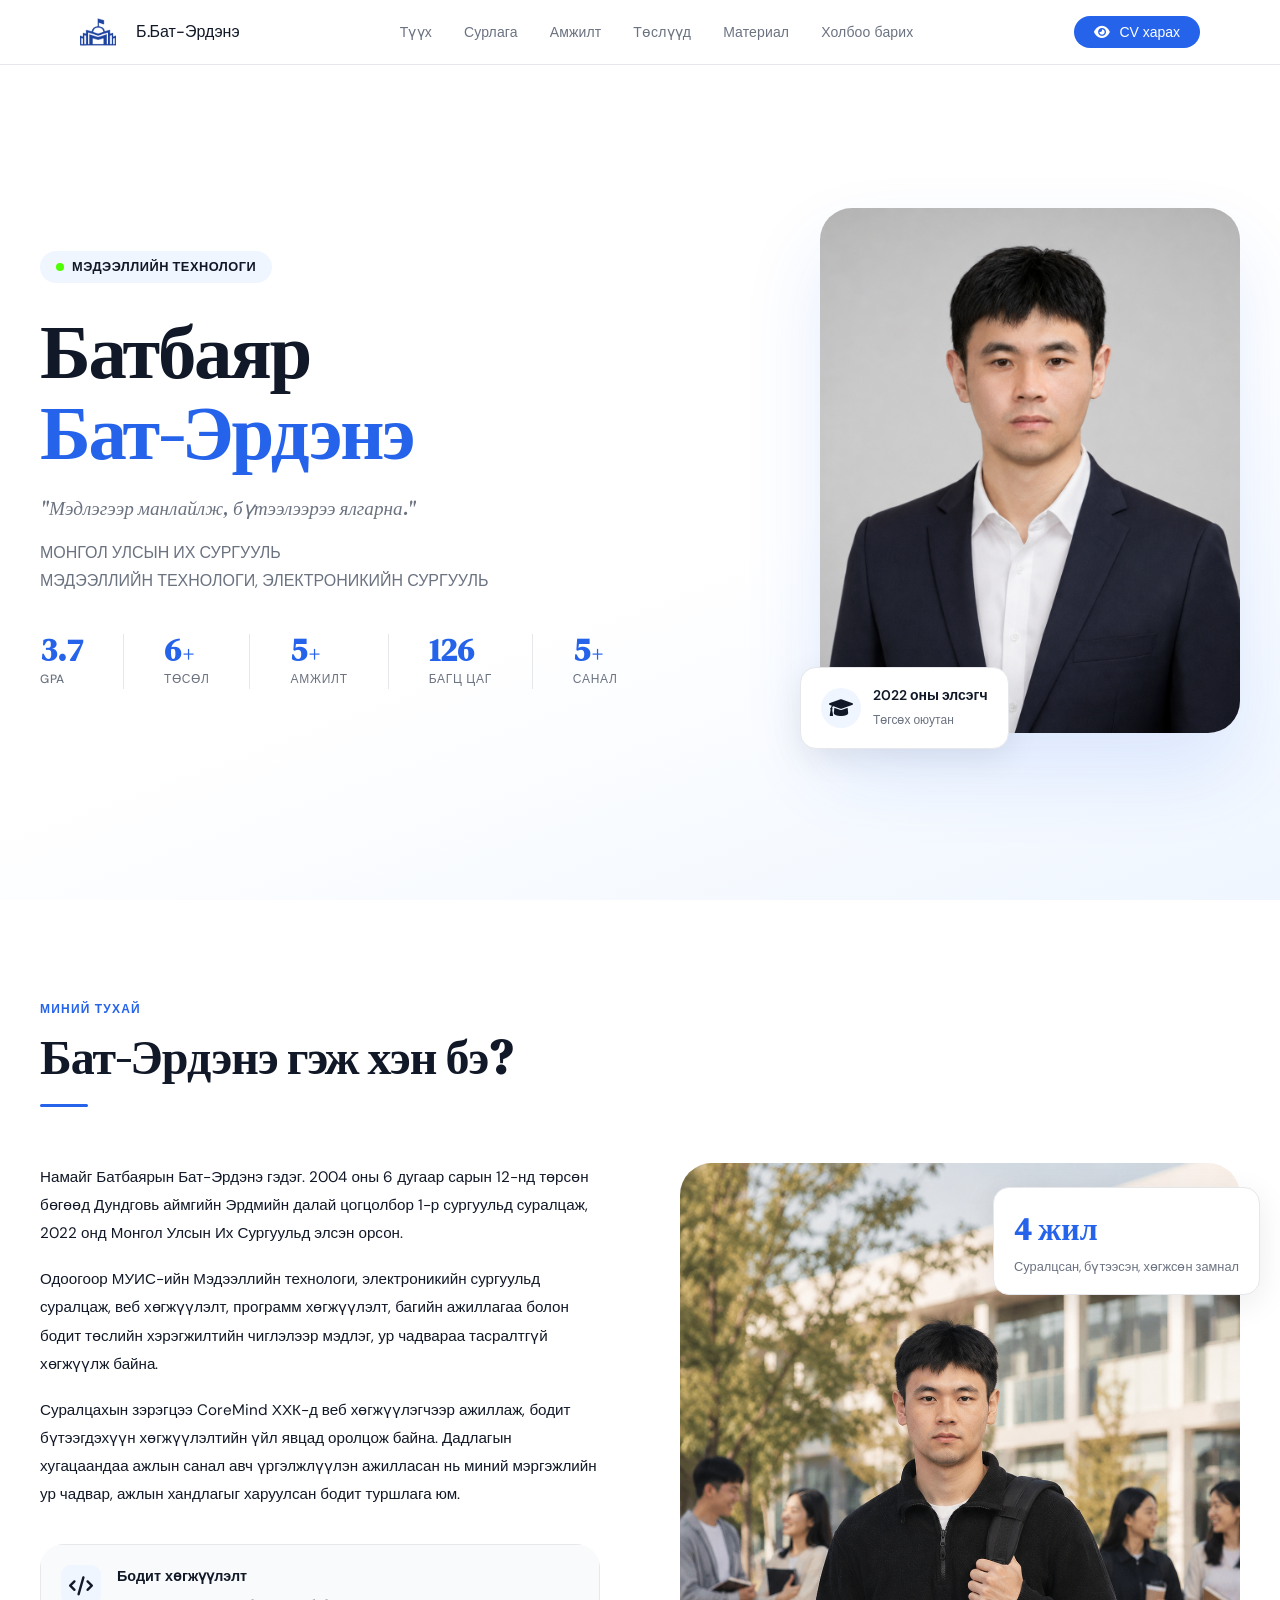
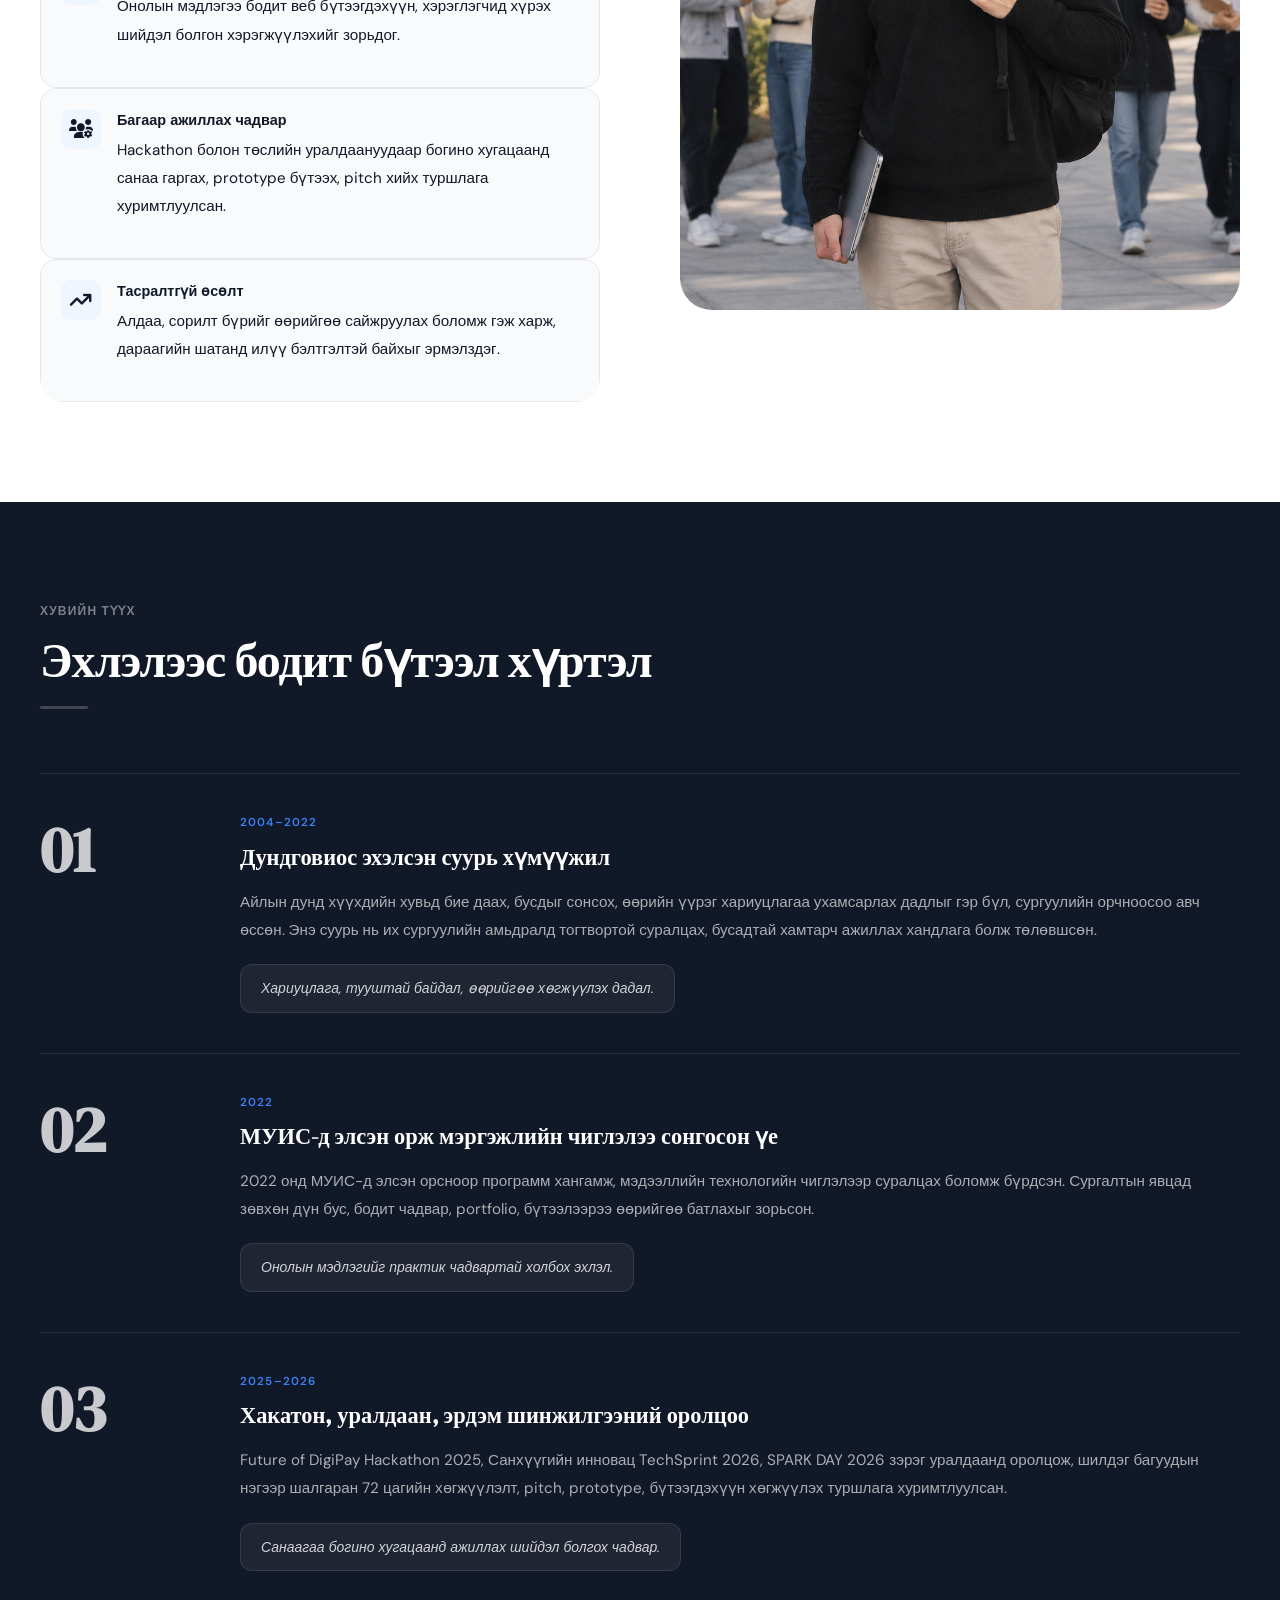
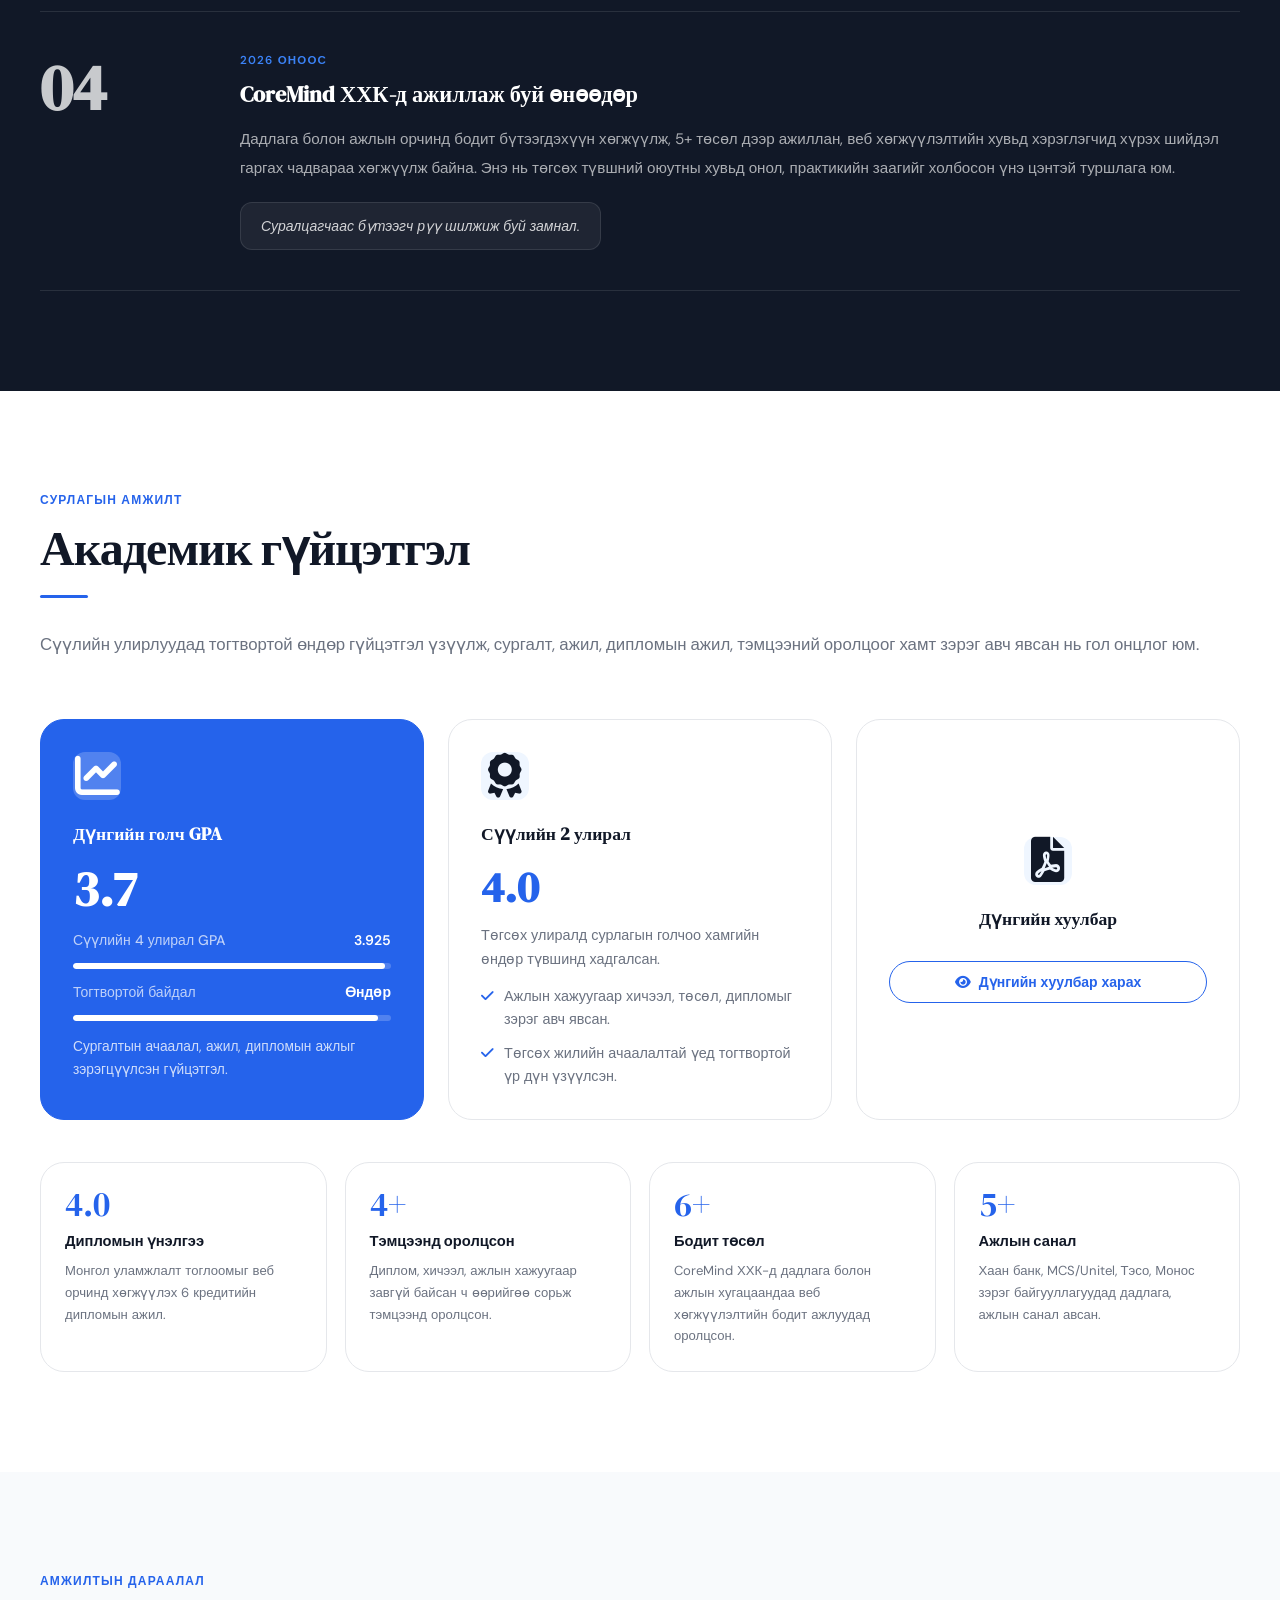
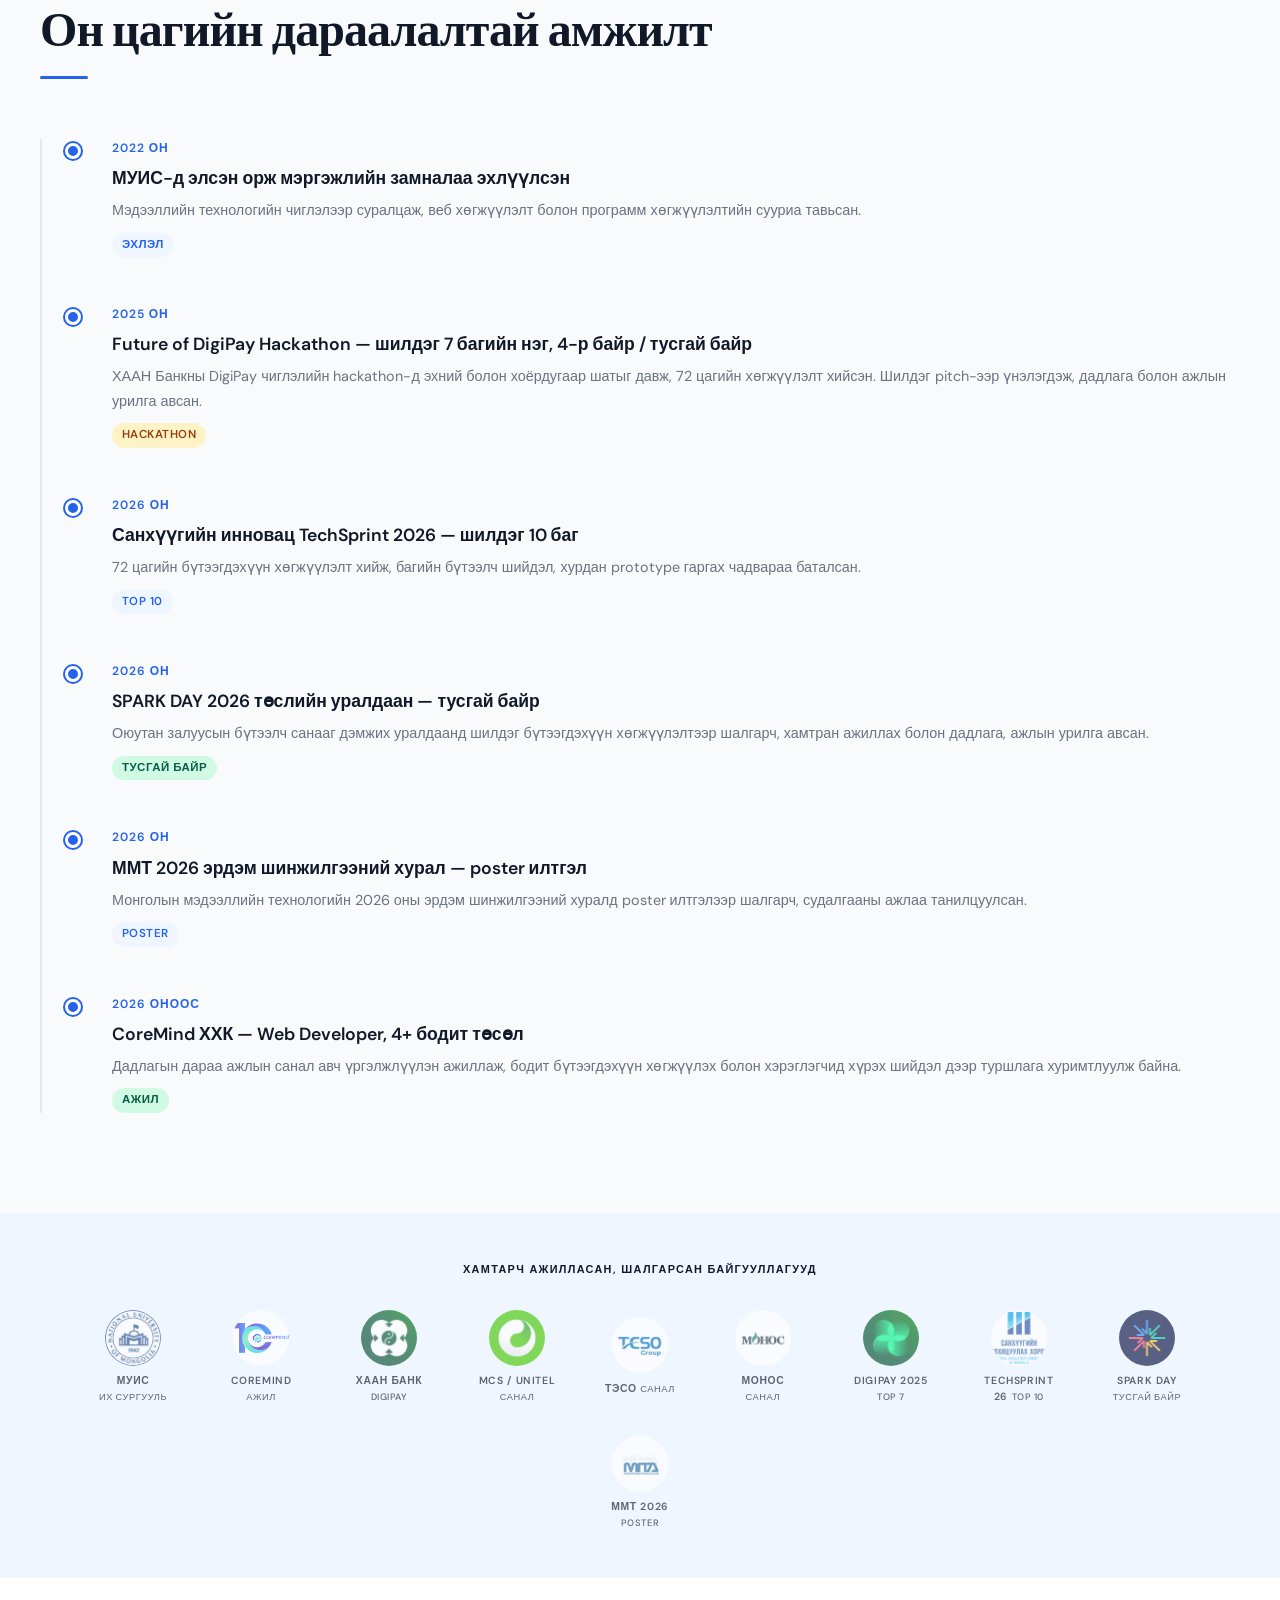
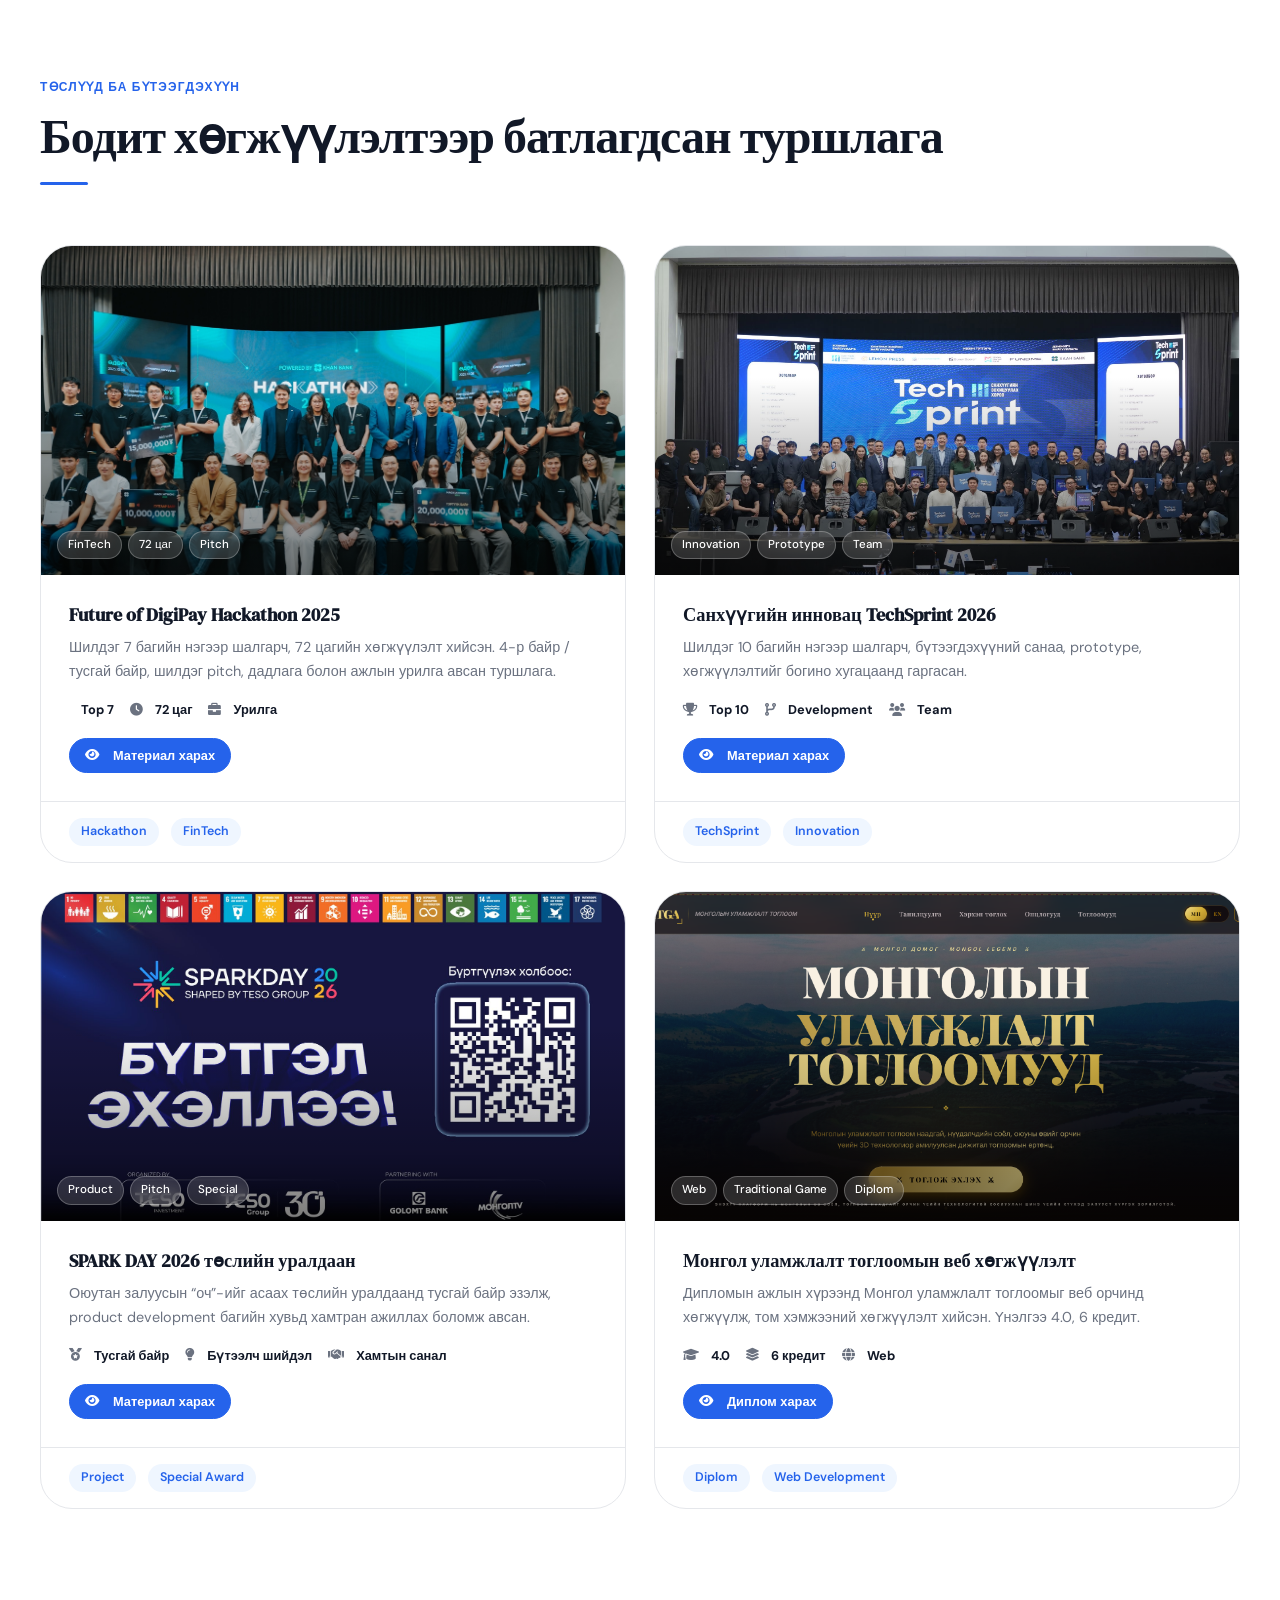
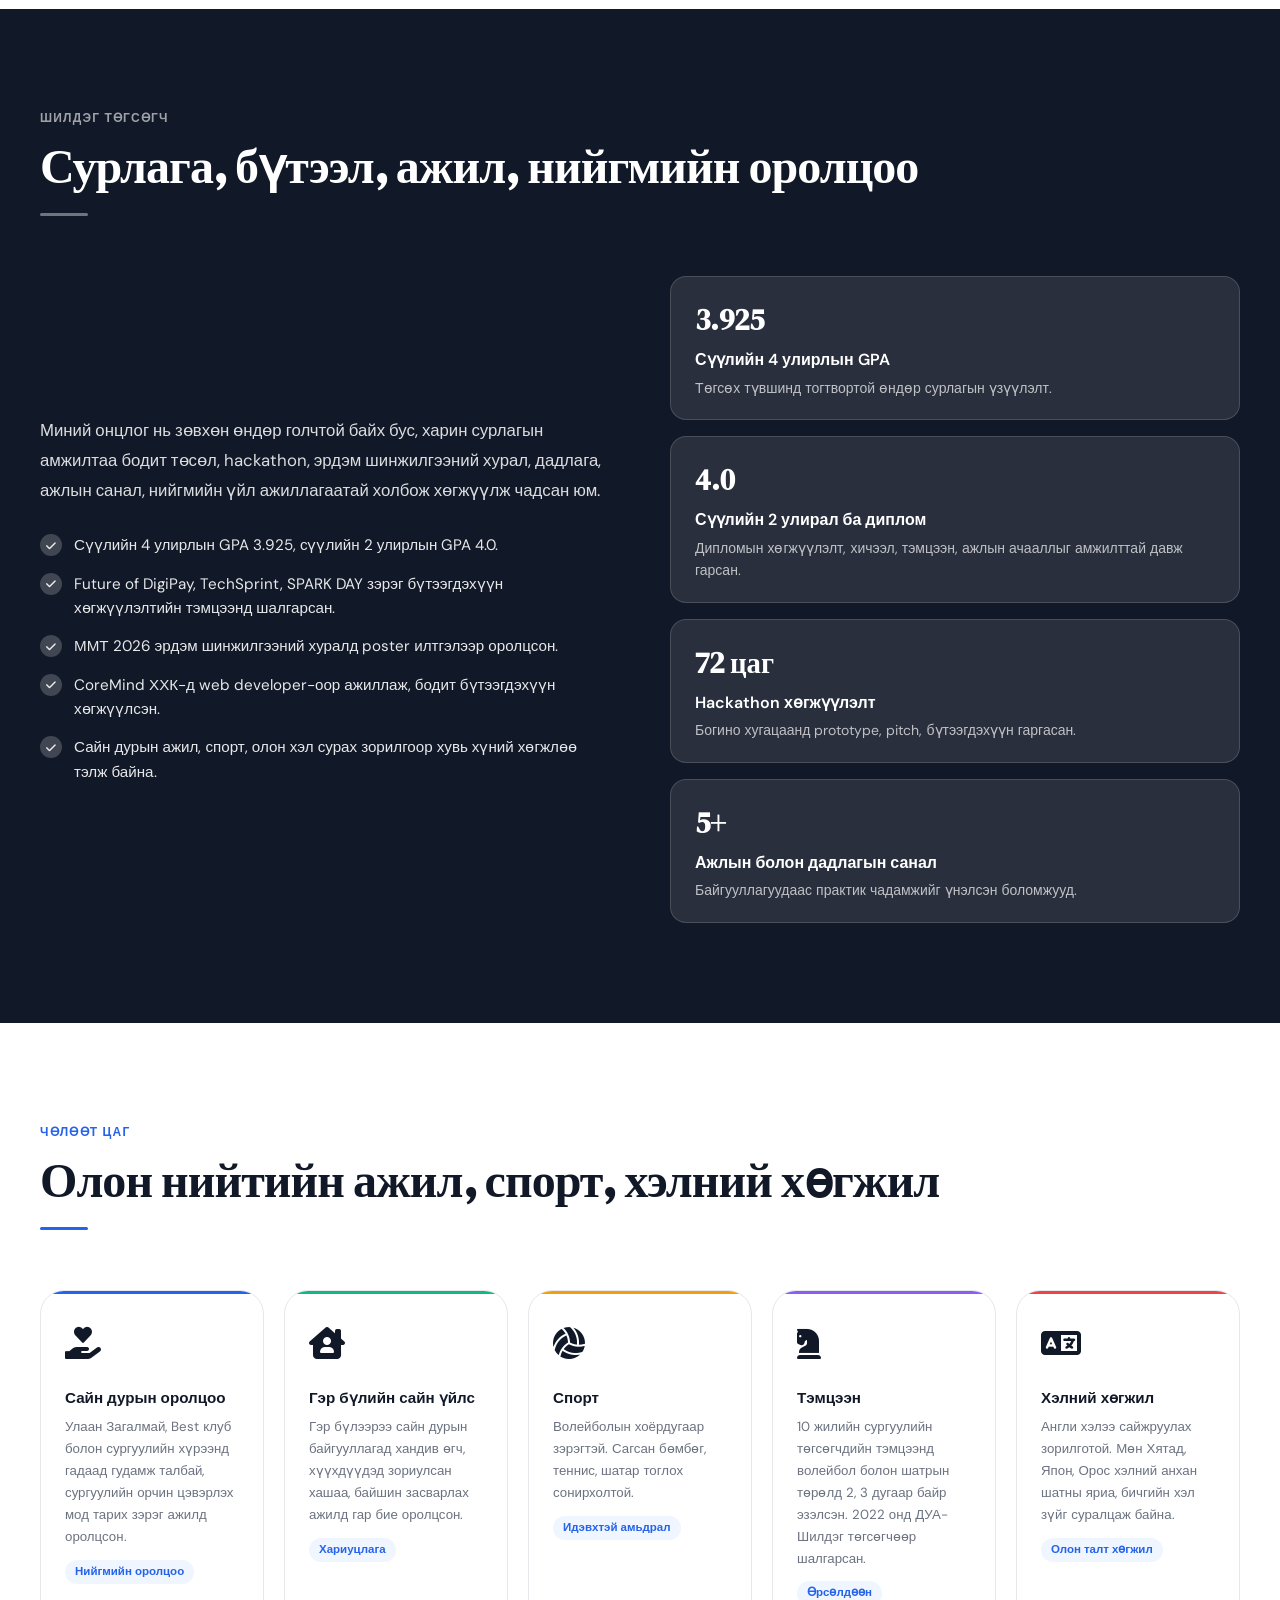
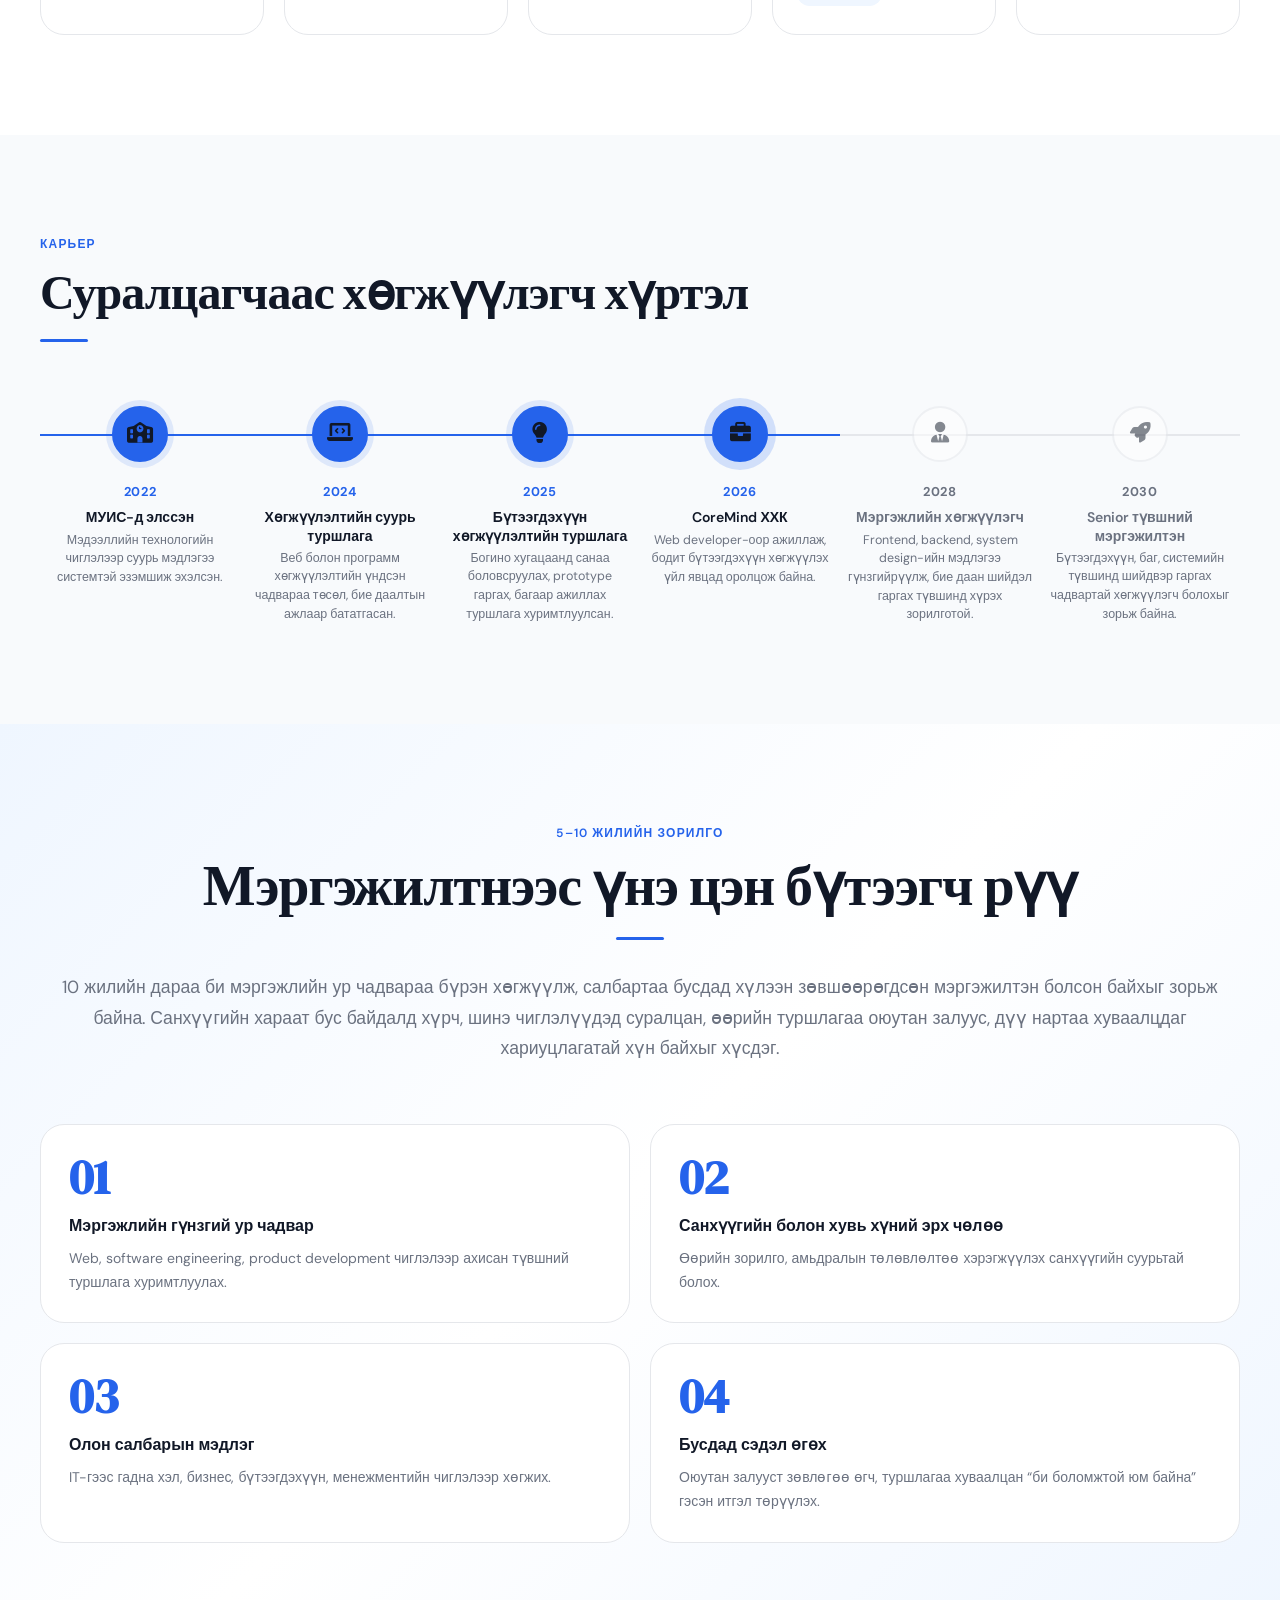
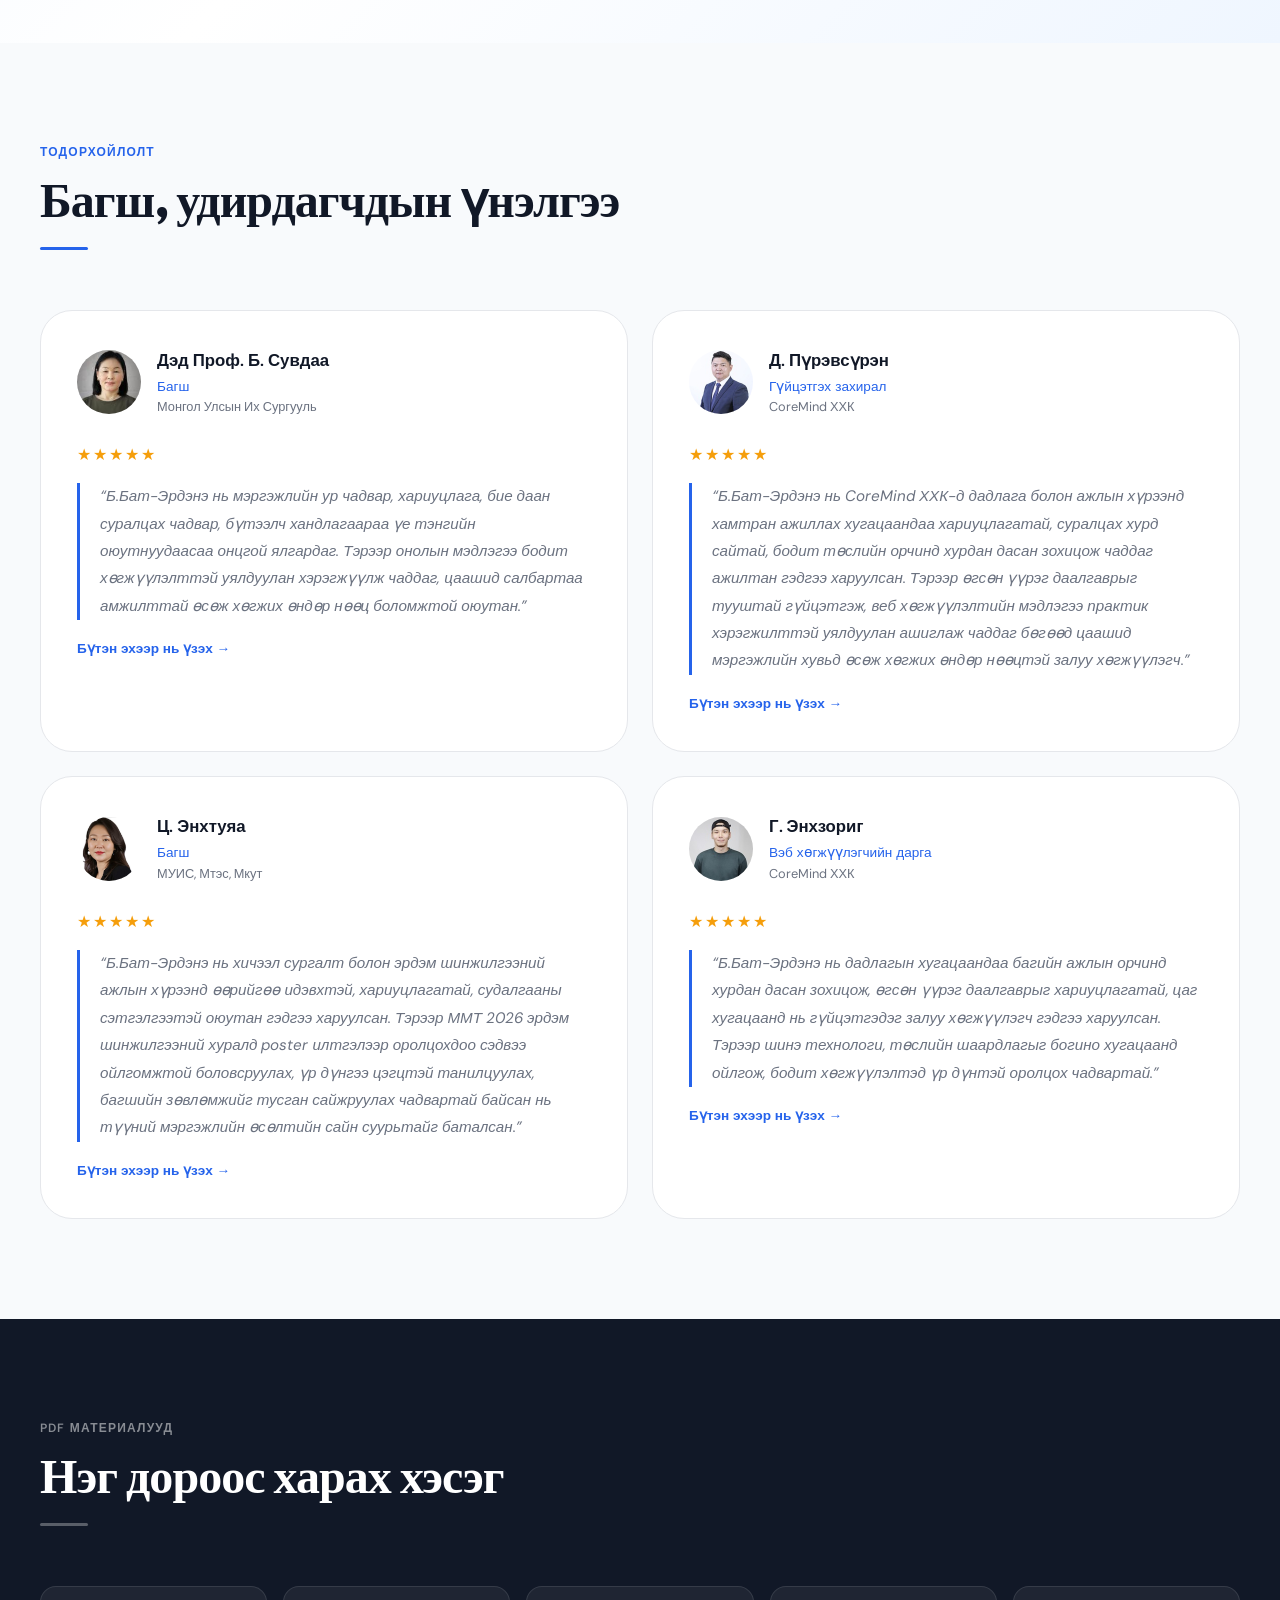
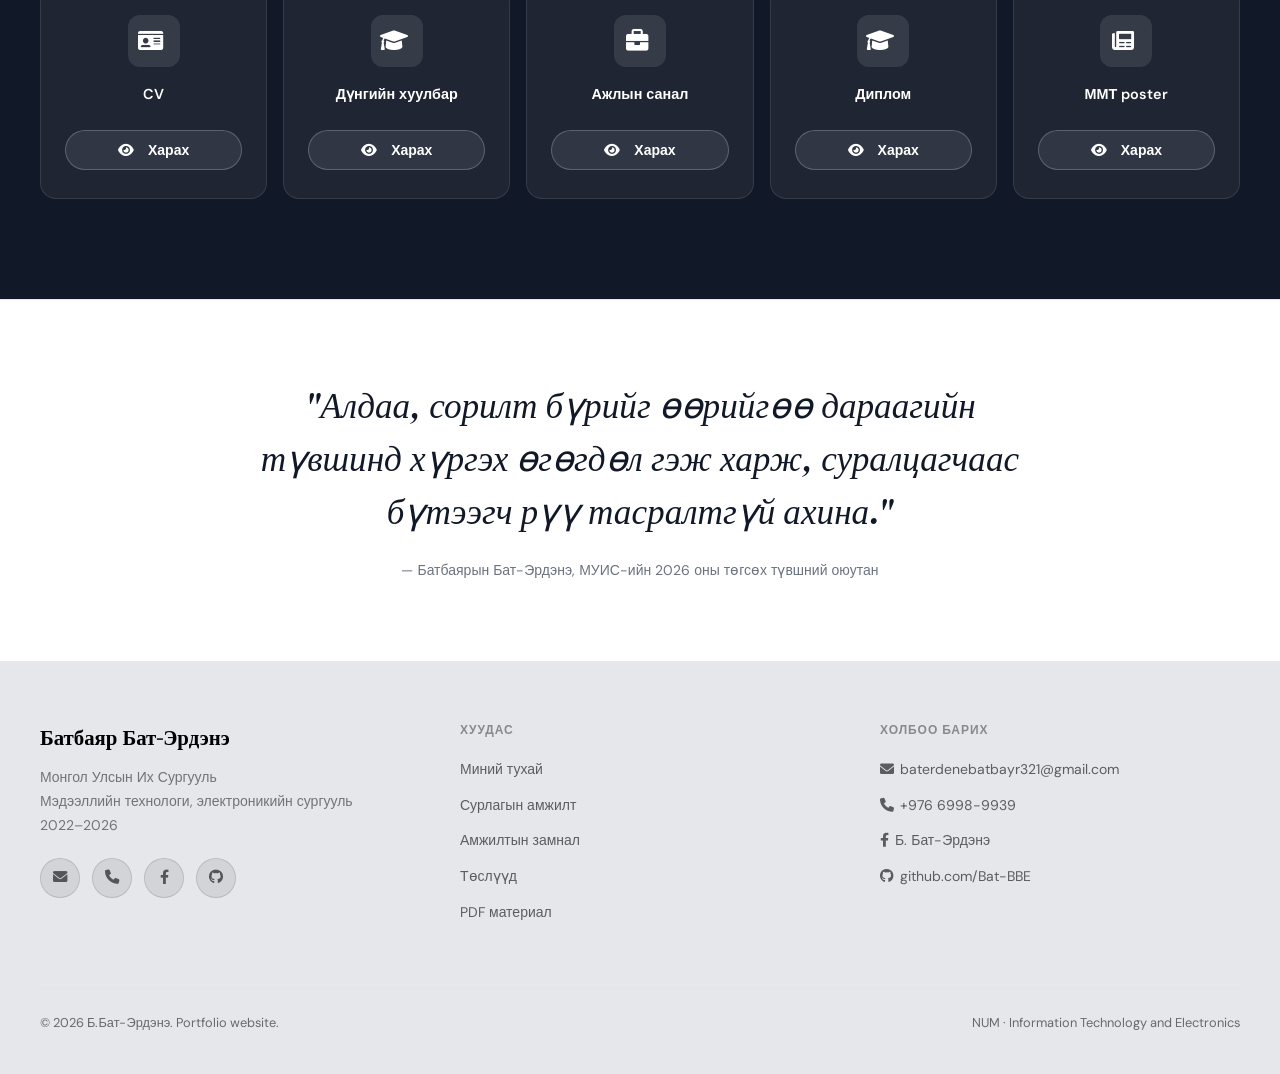
<file: classic.html>
<!doctype html>
<html lang="mn" class="scroll-smooth">
  <head>
    <meta charset="utf-8" />
    <meta name="viewport" content="width=device-width, initial-scale=1.0" />
    <title>БатБаярын Бат-Эрдэнэ</title>
    <link rel="preconnect" href="https://fonts.googleapis.com" />
    <link
      href="https://fonts.googleapis.com/css2?family=DM+Serif+Display:ital@0;1&family=DM+Sans:ital,opsz,wght@0,9..40,300;0,9..40,400;0,9..40,500;0,9..40,600;1,9..40,300&display=swap"
      rel="stylesheet"
    />
    <link
      rel="stylesheet"
      href="https://cdnjs.cloudflare.com/ajax/libs/font-awesome/6.0.0-beta3/css/all.min.css"
    />
    <style>
      :root {
        --blue: #2563eb;
        --blue-light: #eff6ff;
        --blue-mid: #3b82f6;
        --text: #111827;
        --muted: #6b7280;
        --border: #e5e7eb;
        --surface: #f8fafc;
        --white: #ffffff;
        --radius: 16px;
        --radius-lg: 24px;
        --radius-xl: 32px;
      }
      *,
      *::before,
      *::after {
        box-sizing: border-box;
        margin: 0;
        padding: 0;
      }
      html {
        font-size: 16px;
      }
      body {
        font-family: "DM Sans", sans-serif;
        color: var(--text);
        background: var(--white);
        overflow-x: hidden;
        line-height: 1.6;
      }
      h1,
      h2,
      h3,
      .serif {
        font-family: "DM Serif Display", serif;
      }
      img {
        display: block;
        max-width: 100%;
      }
      a {
        text-decoration: none;
        color: inherit;
      }

      nav {
        position: fixed;
        top: 0;
        left: 0;
        right: 0;
        z-index: 100;
        background: rgba(255, 255, 255, 0.85);
        backdrop-filter: blur(20px);
        border-bottom: 1px solid var(--border);
        transition: all 0.3s;
      }
      .nav-inner {
        max-width: 1200px;
        margin: 0 auto;
        padding: 0 40px;
        height: 64px;
        display: flex;
        align-items: center;
        justify-content: space-between;
        gap: 24px;
      }
      .nav-logo {
        display: flex;
        align-items: center;
        justify-content: center;
        gap: 20px;
        font-weight: 500;
      }

      .nav-logo-img {
        width: 36px;
        height: 36px;
        object-fit: contain;
      }
      .nav-links {
        display: flex;
        gap: 32px;
        list-style: none;
      }
      .nav-links a {
        font-size: 0.875rem;
        font-weight: 500;
        color: var(--muted);
        letter-spacing: 0.01em;
        transition: color 0.2s;
      }
      .nav-links a:hover {
        color: var(--blue);
      }
      .nav-cta {
        background: var(--blue);
        color: #fff;
        padding: 8px 20px;
        border-radius: 100px;
        font-size: 0.875rem;
        font-weight: 500;
        border: none;
        cursor: pointer;
        transition: all 0.2s;
      }
      .nav-cta:hover {
        background: #1d4ed8;
        transform: translateY(-1px);
      }
      .hamburger {
        display: none;
        flex-direction: column;
        gap: 5px;
        cursor: pointer;
        padding: 4px;
      }
      .hamburger span {
        width: 22px;
        height: 2px;
        background: var(--text);
        border-radius: 2px;
        transition: all 0.3s;
      }
      .mobile-menu {
        display: none;
        position: fixed;
        top: 64px;
        left: 0;
        right: 0;
        background: #fff;
        border-bottom: 1px solid var(--border);
        padding: 20px 24px;
        z-index: 99;
        flex-direction: column;
        gap: 4px;
      }
      .mobile-menu a {
        padding: 12px 0;
        font-size: 1rem;
        font-weight: 500;
        color: var(--text);
        border-bottom: 1px solid var(--border);
      }
      .mobile-menu.open {
        display: flex;
      }

      /* HERO */
      .hero {
        min-height: 100vh;
        display: flex;
        align-items: center;
        padding: 100px 40px 60px;
        background: linear-gradient(160deg, #fff 60%, #eff6ff 100%);
      }
      .hero-inner {
        max-width: 1200px;
        margin: 0 auto;
        display: grid;
        grid-template-columns: 1fr 420px;
        gap: 80px;
        align-items: center;
        width: 100%;
      }
      .hero-badge {
        display: inline-flex;
        align-items: center;
        gap: 8px;
        background: var(--blue-light);
        color: var(--у);
        padding: 6px 16px;
        border-radius: 100px;
        font-size: 0.8rem;
        font-weight: 600;
        letter-spacing: 0.04em;
        text-transform: uppercase;
        margin-bottom: 28px;
      }
      .hero-badge::before {
        content: "";
        width: 8px;
        height: 8px;
        border-radius: 50%;
        background: rgb(77, 255, 0);
        animation: pulse 2s infinite;
      }
      @keyframes pulse {
        0%,
        100% {
          opacity: 1;
        }
        50% {
          opacity: 0.4;
        }
      }
      .hero h1 {
        font-size: clamp(3rem, 6vw, 5rem);
        line-height: 1.05;
        letter-spacing: -0.03em;
        margin-bottom: 20px;
        color: var(--text);
      }
      .hero h1 span {
        color: var(--blue);
      }
      .hero-tagline {
        font-size: 1.2rem;
        color: var(--muted);
        font-weight: 300;
        font-style: italic;
        margin-bottom: 16px;
        font-family: "DM Serif Display", serif;
      }
      .hero-sub {
        font-size: 1rem;
        color: var(--muted);
        margin-bottom: 40px;
        line-height: 1.7;
      }
      .hero-stats {
        display: flex;
        gap: 40px;
        flex-wrap: wrap;
      }
      .stat-item {
        display: flex;
        flex-direction: column;
      }
      .stat-num {
        font-size: 2rem;
        font-weight: 600;
        color: var(--blue);
        line-height: 1;
        font-family: "DM Serif Display", serif;
      }
      .stat-label {
        font-size: 0.75rem;
        color: var(--muted);
        font-weight: 500;
        letter-spacing: 0.06em;
        text-transform: uppercase;
        margin-top: 4px;
      }
      .stat-divider {
        width: 1px;
        background: var(--border);
      }
      .hero-img-wrap {
        position: relative;
      }
      .hero-img-wrap img {
        width: 100%;
        border-radius: var(--radius-xl);
        aspect-ratio: 4/5;
        object-fit: cover;
        box-shadow: 0 40px 80px rgba(37, 99, 235, 0.12);
      }
      .hero-badge-float {
        position: absolute;
        bottom: -16px;
        left: -20px;
        background: #fff;
        border: 1px solid var(--border);
        border-radius: var(--radius);
        padding: 16px 20px;
        display: flex;
        align-items: center;
        gap: 12px;
        box-shadow: 0 8px 32px rgba(0, 0, 0, 0.08);
      }
      .hero-badge-float-icon {
        width: 40px;
        height: 40px;
        border-radius: 50%;
        background: var(--blue-light);
        display: flex;
        align-items: center;
        justify-content: center;
        font-size: 1.2rem;
      }
      .hero-badge-float-text strong {
        display: block;
        font-size: 0.875rem;
        font-weight: 600;
        color: var(--text);
      }
      .hero-badge-float-text span {
        font-size: 0.75rem;
        color: var(--muted);
      }

      /* SECTIONS */
      section {
        padding: 100px 40px;
      }
      .section-inner {
        max-width: 1250px;
        margin: 0 auto;
      }
      .section-label {
        font-size: 0.75rem;
        font-weight: 600;
        letter-spacing: 0.1em;
        text-transform: uppercase;
        color: var(--blue);
        margin-bottom: 12px;
      }
      .section-title {
        font-size: clamp(2rem, 4vw, 3rem);
        line-height: 1.1;
        letter-spacing: -0.02em;
        margin-bottom: 20px;
      }
      .section-sub {
        font-size: 1.05rem;
        color: var(--muted);
        max-width: 100%;
        line-height: 1.75;
      }
      .divider {
        width: 48px;
        height: 3px;
        background: var(--blue);
        border-radius: 2px;
        margin: 16px 0 32px;
      }

      /* ABOUT */
      .about-grid {
        display: grid;
        grid-template-columns: 1fr 1fr;
        gap: 80px;
        align-items: center;
        margin-top: 60px;
      }
      .about-text p {
        font-size: 1.05rem;
        color: var(--muted);
        line-height: 1.85;
        margin-bottom: 20px;
      }
      .about-values {
        display: flex;
        flex-direction: column;
        gap: 16px;
        margin-top: 32px;
      }
      .value-item {
        display: flex;
        align-items: flex-start;
        gap: 16px;
        padding: 20px;
        background: var(--surface);
        border-radius: var(--radius);
        border: 1px solid var(--border);
      }
      .value-icon {
        width: 40px;
        height: 40px;
        border-radius: 10px;
        background: var(--blue-light);
        display: flex;
        align-items: center;
        justify-content: center;
        font-size: 1.2rem;
        flex-shrink: 0;
      }
      .value-item h4 {
        font-size: 0.9rem;
        font-weight: 600;
        color: var(--text);
        margin-bottom: 4px;
      }
      .value-item p {
        font-size: 0.85rem;
        color: var(--muted);
        line-height: 1.6;
      }
      .about-img {
        position: relative;
      }
      .about-img img {
        border-radius: var(--radius-xl);
        width: 100%;
        aspect-ratio: 3/4;
        object-fit: cover;
      }
      .about-card-float {
        position: absolute;
        top: 24px;
        right: -20px;
        background: #fff;
        border: 1px solid var(--border);
        border-radius: var(--radius);
        padding: 16px 20px;
        box-shadow: 0 8px 32px rgba(0, 0, 0, 0.08);
        min-width: 180px;
      }
      .about-card-float .big {
        font-size: 2rem;
        font-weight: 700;
        color: var(--blue);
        font-family: "DM Serif Display", serif;
      }
      .about-card-float small {
        font-size: 0.8rem;
        color: var(--muted);
        display: block;
        margin-top: 2px;
      }

      /* ACADEMIC */
      .academic-grid {
        display: grid;
        grid-template-columns: repeat(3, 1fr);
        gap: 24px;
        margin-top: 60px;
      }
      .acad-card {
        background: var(--white);
        border: 1px solid var(--border);
        border-radius: var(--radius-lg);
        padding: 32px;
        transition: all 0.3s;
      }
      .acad-card:hover {
        border-color: var(--blue);
        box-shadow: 0 16px 48px rgba(37, 99, 235, 0.08);
        transform: translateY(-4px);
      }
      .acad-card.featured {
        background: var(--blue);
        color: #fff;
        border-color: var(--blue);
      }
      .acad-card.featured .muted {
        color: rgba(255, 255, 255, 0.7);
      }
      .acad-icon {
        width: 48px;
        height: 48px;
        border-radius: 12px;
        background: var(--blue-light);
        display: flex;
        align-items: center;
        justify-content: center;
        font-size: 1.4rem;
        margin-bottom: 20px;
      }
      .acad-card.featured .acad-icon {
        background: rgba(255, 255, 255, 0.2);
      }
      .acad-card h3 {
        font-size: 1.1rem;
        font-weight: 600;
        margin-bottom: 8px;
      }
      .acad-card p {
        font-size: 0.9rem;
        color: var(--muted);
        line-height: 1.65;
      }
      .acad-card.featured p {
        color: rgba(255, 255, 255, 0.8);
      }
      .progress-bar {
        height: 6px;
        background: var(--border);
        border-radius: 3px;
        margin: 12px 0 4px;
        overflow: hidden;
      }
      .progress-fill {
        height: 100%;
        border-radius: 3px;
        background: var(--blue);
        width: 0;
        transition: width 1.5s ease-out;
      }
      .acad-card.featured .progress-bar {
        background: rgba(255, 255, 255, 0.2);
      }
      .acad-card.featured .progress-fill {
        background: #fff;
      }
      .prog-row {
        display: flex;
        justify-content: space-between;
        align-items: center;
        font-size: 0.875rem;
        margin-bottom: 12px;
      }
      .prog-label {
        color: var(--muted);
        font-weight: 500;
      }
      .prog-val {
        font-weight: 600;
        color: var(--blue);
      }
      .acad-card.featured .prog-val {
        color: #fff;
      }
      .acad-card.featured .prog-label {
        color: rgba(255, 255, 255, 0.7);
      }
      .transcript-btn {
        display: flex;
        align-items: center;
        justify-content: center;
        gap: 8px;
        width: 100%;
        padding: 12px;
        border: 1.5px solid var(--blue);
        color: var(--blue);
        background: transparent;
        border-radius: 100px;
        font-size: 0.875rem;
        font-weight: 600;
        cursor: pointer;
        transition: all 0.2s;
        margin-top: 20px;
      }
      .transcript-btn:hover {
        background: var(--blue);
        color: #fff;
      }
      .award-list {
        list-style: none;
        display: flex;
        flex-direction: column;
        gap: 12px;
        margin-top: 8px;
      }
      .award-list li {
        display: flex;
        align-items: flex-start;
        gap: 10px;
        font-size: 0.875rem;
        line-height: 1.5;
      }
      .award-dot {
        width: 8px;
        height: 8px;
        border-radius: 50%;
        background: rgba(255, 255, 255, 0.6);
        flex-shrink: 0;
        margin-top: 5px;
      }

      /* TIMELINE */
      .timeline-section {
        background: var(--surface);
      }
      .timeline {
        position: relative;
        margin-top: 60px;
        padding-left: 32px;
      }
      .timeline::before {
        content: "";
        position: absolute;
        left: 0;
        top: 0;
        bottom: 0;
        width: 2px;
        background: var(--border);
        border-radius: 1px;
      }
      .tl-item {
        position: relative;
        padding: 0 0 48px 40px;
      }
      .tl-item:last-child {
        padding-bottom: 0;
      }
      .tl-dot {
        position: absolute;
        left: -7px;
        top: 4px;
        width: 16px;
        height: 16px;
        border-radius: 50%;
        background: var(--blue);
        border: 3px solid #fff;
        box-shadow: 0 0 0 2px var(--blue);
      }
      .tl-year {
        font-size: 0.75rem;
        font-weight: 600;
        letter-spacing: 0.08em;
        color: var(--blue);
        text-transform: uppercase;
        margin-bottom: 6px;
      }
      .tl-title {
        font-size: 1.1rem;
        font-weight: 600;
        color: var(--text);
        margin-bottom: 6px;
      }
      .tl-desc {
        font-size: 0.9rem;
        color: var(--muted);
        line-height: 1.7;
        max-width: 100%;
      }
      .tl-tag {
        display: inline-block;
        padding: 3px 10px;
        border-radius: 100px;
        font-size: 0.72rem;
        font-weight: 600;
        letter-spacing: 0.04em;
        text-transform: uppercase;
        margin-top: 10px;
      }
      .tl-tag.gold {
        background: #fef3c7;
        color: #92400e;
      }
      .tl-tag.blue {
        background: var(--blue-light);
        color: var(--blue);
      }
      .tl-tag.green {
        background: #d1fae5;
        color: #065f46;
      }

      /* PROJECTS */
      .projects-grid {
        display: grid;
        grid-template-columns: 1fr 1fr;
        gap: 28px;
        margin-top: 60px;
      }
      .proj-card {
        border: 1px solid var(--border);
        border-radius: var(--radius-xl);
        overflow: hidden;
        transition: all 0.3s;
        background: #fff;
      }
      .proj-card:hover {
        box-shadow: 0 20px 60px rgba(0, 0, 0, 0.08);
        transform: translateY(-6px);
      }
      .proj-img {
        position: relative;
        aspect-ratio: 16/9;
        overflow: hidden;
        background: var(--surface);
      }
      .proj-img img {
        width: 100%;
        height: 100%;
        object-fit: cover;
        transition: transform 0.7s;
      }
      .proj-card:hover .proj-img img {
        transform: scale(1.06);
      }
      .proj-img-overlay {
        position: absolute;
        inset: 0;
        background: linear-gradient(
          to top,
          rgba(0, 0, 0, 0.5) 0%,
          transparent 60%
        );
      }
      .proj-tech-pills {
        position: absolute;
        bottom: 16px;
        left: 16px;
        display: flex;
        gap: 6px;
        flex-wrap: wrap;
      }
      .tech-pill {
        padding: 4px 10px;
        border-radius: 100px;
        background: rgba(255, 255, 255, 0.15);
        backdrop-filter: blur(8px);
        border: 1px solid rgba(255, 255, 255, 0.25);
        color: #fff;
        font-size: 0.72rem;
        font-weight: 500;
      }
      .proj-body {
        padding: 28px;
      }
      .proj-body h3 {
        font-size: 1.15rem;
        font-weight: 600;
        margin-bottom: 8px;
        line-height: 1.3;
      }
      .proj-body p {
        font-size: 0.9rem;
        color: var(--muted);
        line-height: 1.7;
        margin-bottom: 16px;
      }
      .proj-meta {
        display: flex;
        gap: 16px;
        flex-wrap: wrap;
      }
      .proj-meta-item {
        display: flex;
        align-items: center;
        gap: 6px;
        font-size: 0.8rem;
        color: var(--muted);
      }
      .proj-meta-item strong {
        color: var(--text);
      }
      .proj-footer {
        border-top: 1px solid var(--border);
        padding: 16px 28px;
        display: flex;
        gap: 12px;
      }
      .proj-tag {
        padding: 4px 12px;
        background: var(--blue-light);
        color: var(--blue);
        border-radius: 100px;
        font-size: 0.78rem;
        font-weight: 600;
      }

      /* LEADERSHIP */
      .leadership-section {
        background: var(--text);
        color: #fff;
      }
      .leadership-section .section-label {
        color: rgba(255, 255, 255, 0.6);
      }
      .leadership-section .section-title {
        color: #fff;
      }
      .leadership-section .section-sub {
        color: rgba(255, 255, 255, 0.8);
      }
      .leadership-section .divider {
        background: rgba(255, 255, 255, 0.4);
      }
      .leadership-grid {
        display: grid;
        grid-template-columns: 1fr 1fr;
        gap: 60px;
        align-items: center;
        margin-top: 60px;
      }
      .leadership-text p {
        font-size: 1.05rem;
        color: rgba(255, 255, 255, 0.85);
        line-height: 1.8;
        margin-bottom: 28px;
      }
      .leader-checks {
        list-style: none;
        display: flex;
        flex-direction: column;
        gap: 14px;
      }
      .leader-checks li {
        display: flex;
        align-items: flex-start;
        gap: 12px;
        font-size: 0.95rem;
        color: rgba(255, 255, 255, 0.9);
      }
      .check-icon {
        width: 22px;
        height: 22px;
        border-radius: 50%;
        background: rgba(255, 255, 255, 0.2);
        display: flex;
        align-items: center;
        justify-content: center;
        font-size: 0.7rem;
        flex-shrink: 0;
        margin-top: 1px;
      }
      .leadership-cards {
        display: flex;
        flex-direction: column;
        gap: 16px;
      }
      .leader-card {
        background: rgba(255, 255, 255, 0.1);
        border: 1px solid rgba(255, 255, 255, 0.15);
        border-radius: var(--radius);
        padding: 20px 24px;
        transition: all 0.3s;
      }
      .leader-card:hover {
        background: rgba(255, 255, 255, 0.15);
      }
      .leader-card h4 {
        font-size: 1rem;
        font-weight: 600;
        color: #fff;
        margin-bottom: 4px;
      }
      .leader-card p {
        font-size: 0.875rem;
        color: rgba(255, 255, 255, 0.7);
      }
      .leader-card-num {
        font-size: 1.8rem;
        font-weight: 700;
        font-family: "DM Serif Display", serif;
        color: #fff;
        margin-bottom: 4px;
      }

      /* CERTIFICATES */
      .cert-grid {
        display: grid;
        grid-template-columns: repeat(auto-fill, minmax(260px, 1fr));
        gap: 20px;
        margin-top: 60px;
      }
      .cert-card {
        border: 1px solid var(--border);
        border-radius: var(--radius);
        overflow: hidden;
        cursor: pointer;
        transition: all 0.3s;
        background: #fff;
      }
      .cert-card:hover {
        box-shadow: 0 12px 40px rgba(0, 0, 0, 0.1);
        transform: translateY(-3px);
        border-color: var(--blue);
      }
      .cert-img {
        aspect-ratio: 16/10;
        background: var(--surface);
        display: flex;
        align-items: center;
        justify-content: center;
        overflow: hidden;
        border-bottom: 1px solid var(--border);
      }
      .cert-img img {
        width: 100%;
        height: 100%;
        object-fit: cover;
      }
      .cert-body {
        padding: 16px 18px;
      }
      .cert-issuer {
        font-size: 0.72rem;
        font-weight: 600;
        letter-spacing: 0.06em;
        text-transform: uppercase;
        color: var(--blue);
        margin-bottom: 4px;
      }
      .cert-name {
        font-size: 0.9rem;
        font-weight: 600;
        color: var(--text);
        line-height: 1.4;
        margin-bottom: 8px;
      }
      .cert-date {
        font-size: 0.78rem;
        color: var(--muted);
      }

      /* CERT MODAL */
      .cert-modal {
        position: fixed;
        inset: 0;
        background: rgba(0, 0, 0, 0.7);
        backdrop-filter: blur(8px);
        z-index: 999;
        display: none;
        align-items: center;
        justify-content: center;
        padding: 24px;
      }
      .cert-modal.open {
        display: flex;
      }
      .cert-modal-inner {
        background: #fff;
        border-radius: var(--radius-xl);
        max-width: 700px;
        width: 100%;
        max-height: 90vh;
        overflow: auto;
      }
      .cert-modal-img {
        width: 100%;
        aspect-ratio: 16/10;
        object-fit: cover;
      }
      .cert-modal-body {
        padding: 28px;
      }
      .cert-modal-close {
        position: absolute;
        top: 20px;
        right: 20px;
        width: 40px;
        height: 40px;
        border-radius: 50%;
        background: rgba(0, 0, 0, 0.4);
        border: none;
        color: #fff;
        font-size: 1.2rem;
        cursor: pointer;
        display: flex;
        align-items: center;
        justify-content: center;
      }
      .cert-modal-wrap {
        position: relative;
      }

      /* RECOMMENDATIONS */
      .rec-section {
        background: var(--surface);
      }
      .rec-grid {
        display: grid;
        grid-template-columns: 1fr 1fr;
        gap: 24px;
        margin-top: 60px;
      }
      .rec-card {
        background: #fff;
        border: 1px solid var(--border);
        border-radius: var(--radius-xl);
        padding: 36px;
        transition: all 0.3s;
      }
      .rec-card:hover {
        box-shadow: 0 16px 48px rgba(0, 0, 0, 0.08);
        transform: translateY(-3px);
      }
      .rec-header {
        display: flex;
        align-items: center;
        gap: 16px;
        margin-bottom: 24px;
      }
      .rec-avatar {
        width: 64px;
        height: 64px;
        border-radius: 50%;
        object-fit: cover;
        flex-shrink: 0;
      }
      .rec-name {
        font-size: 1.05rem;
        font-weight: 600;
        color: var(--text);
      }
      .rec-role {
        font-size: 0.85rem;
        color: var(--blue);
        font-weight: 500;
        margin-top: 2px;
      }
      .rec-org {
        font-size: 0.8rem;
        color: var(--muted);
      }
      .rec-stars {
        display: flex;
        gap: 2px;
        margin-bottom: 16px;
      }
      .star {
        color: #f59e0b;
        font-size: 1rem;
      }
      .rec-quote {
        font-size: 0.95rem;
        color: var(--muted);
        line-height: 1.8;
        font-style: italic;
        position: relative;
        padding-left: 20px;
        border-left: 3px solid var(--blue);
      }
      .rec-view-btn {
        display: inline-flex;
        align-items: center;
        gap: 6px;
        margin-top: 20px;
        font-size: 0.85rem;
        font-weight: 600;
        color: var(--blue);
        border: none;
        background: none;
        cursor: pointer;
        transition: gap 0.2s;
      }
      .rec-view-btn:hover {
        gap: 10px;
      }

      /* PDF MODAL */
      .pdf-modal {
        position: fixed;
        inset: 0;
        background: rgba(0, 0, 0, 0.8);
        backdrop-filter: blur(10px);
        z-index: 1000;
        display: none;
        align-items: center;
        justify-content: center;
        padding: 20px;
      }
      .pdf-modal.open {
        display: flex;
      }
      .pdf-modal-inner {
        background: #fff;
        border-radius: var(--radius-xl);
        width: 100%;
        max-width: 860px;
        max-height: 92vh;
        display: flex;
        flex-direction: column;
        overflow: hidden;
      }
      .pdf-modal-header {
        padding: 20px 28px;
        border-bottom: 1px solid var(--border);
        display: flex;
        align-items: center;
        justify-content: space-between;
        gap: 16px;
      }
      .pdf-modal-header h3 {
        font-size: 1.05rem;
        font-weight: 600;
        color: var(--text);
      }
      .pdf-modal-actions {
        display: flex;
        gap: 10px;
      }
      .pdf-download-btn {
        background: var(--blue);
        color: #fff;
        padding: 8px 16px;
        border-radius: 100px;
        font-size: 0.83rem;
        font-weight: 600;
        border: none;
        cursor: pointer;
        display: flex;
        align-items: center;
        gap: 6px;
      }
      .pdf-close-btn {
        width: 36px;
        height: 36px;
        border-radius: 50%;
        background: var(--surface);
        border: 1px solid var(--border);
        cursor: pointer;
        font-size: 1rem;
        display: flex;
        align-items: center;
        justify-content: center;
        color: var(--muted);
      }
      .pdf-viewer {
        flex: 1;
        overflow: auto;
        background: #f1f5f9;
        display: flex;
        flex-direction: column;
        gap: 0;
      }
      .pdf-page {
        width: 100%;
        display: block;
        border-bottom: 4px solid #e2e8f0;
      }
      .pdf-placeholder {
        flex: 1;
        display: flex;
        flex-direction: column;
        align-items: center;
        justify-content: center;
        padding: 60px 40px;
        text-align: center;
        gap: 20px;
        background: #f8fafc;
      }
      .pdf-placeholder-icon {
        font-size: 4rem;
        color: var(--blue);
      }
      .pdf-placeholder h4 {
        font-size: 1.2rem;
        font-weight: 600;
        color: var(--text);
      }
      .pdf-placeholder p {
        font-size: 0.9rem;
        color: var(--muted);
        max-width: 400px;
        line-height: 1.7;
      }
      .pdf-meta {
        display: flex;
        gap: 16px;
        flex-wrap: wrap;
        margin-top: 12px;
      }
      .pdf-meta-item {
        display: flex;
        align-items: center;
        gap: 6px;
        font-size: 0.8rem;
        color: var(--muted);
        background: var(--surface);
        padding: 4px 12px;
        border-radius: 100px;
        border: 1px solid var(--border);
      }

      /* DOCUMENTS */
      .docs-section {
        background: var(--text);
      }
      .docs-section .section-label {
        color: rgba(255, 255, 255, 0.5);
      }
      .docs-section .section-title {
        color: #fff;
      }
      .docs-section .section-sub {
        color: rgba(255, 255, 255, 0.6);
      }
      .docs-section .divider {
        background: rgba(255, 255, 255, 0.3);
      }
      .docs-grid {
        display: grid;
        grid-template-columns: repeat(auto-fill, minmax(200px, 1fr));
        gap: 16px;
        margin-top: 60px;
      }
      .doc-card {
        background: rgba(255, 255, 255, 0.06);
        border: 1px solid rgba(255, 255, 255, 0.1);
        border-radius: var(--radius);
        padding: 28px 24px;
        cursor: pointer;
        transition: all 0.3s;
        text-align: center;
      }
      .doc-card:hover {
        background: rgba(255, 255, 255, 0.12);
        border-color: rgba(255, 255, 255, 0.25);
        transform: translateY(-3px);
      }
      .doc-icon {
        width: 52px;
        height: 52px;
        border-radius: 12px;
        background: rgba(255, 255, 255, 0.1);
        display: flex;
        align-items: center;
        justify-content: center;
        font-size: 1.4rem;
        margin: 0 auto 16px;
      }
      .doc-card h4 {
        font-size: 0.9rem;
        font-weight: 600;
        color: #fff;
        margin-bottom: 6px;
      }
      .doc-card p {
        font-size: 0.78rem;
        color: rgba(255, 255, 255, 0.5);
      }

      /* GALLERY */
      .gallery-grid {
        columns: 3;
        column-gap: 16px;
        margin-top: 60px;
      }
      .gallery-item {
        break-inside: avoid;
        margin-bottom: 16px;
        border-radius: var(--radius);
        overflow: hidden;
        cursor: pointer;
        position: relative;
        display: block;
      }
      .gallery-item img {
        width: 100%;
        display: block;
        transition: transform 0.5s;
      }
      .gallery-item:hover img {
        transform: scale(1.03);
      }
      .gallery-overlay {
        position: absolute;
        inset: 0;
        background: rgba(37, 99, 235, 0.3);
        opacity: 0;
        transition: opacity 0.3s;
        display: flex;
        align-items: center;
        justify-content: center;
      }
      .gallery-item:hover .gallery-overlay {
        opacity: 1;
      }
      .gallery-overlay-icon {
        color: #fff;
        font-size: 2rem;
      }

      /* GOALS */
      .goals-section {
        background: linear-gradient(135deg, #eff6ff 0%, #fff 50%, #eff6ff 100%);
      }
      .goals-inner {
        text-align: center;
        max-width: 1200px;
        margin: 0 auto;
      }
      .goals-inner .section-title {
        font-size: clamp(2rem, 5vw, 3.5rem);
      }
      .goals-inner .section-sub {
        margin: 0 auto;
        font-size: 1.1rem;
      }
      .goals-cards {
        display: grid;
        grid-template-columns: 1fr 1fr;
        gap: 20px;
        margin-top: 60px;
        text-align: left;
      }
      .goal-card {
        background: #fff;
        border: 1px solid var(--border);
        border-radius: var(--radius-lg);
        padding: 28px;
        transition: all 0.3s;
      }
      .goal-card:hover {
        border-color: var(--blue);
        box-shadow: 0 12px 40px rgba(37, 99, 235, 0.08);
      }
      .goal-num {
        font-size: 3rem;
        font-weight: 700;
        color: var(--blue);
        font-family: "DM Serif Display", serif;
        line-height: 1;
        margin-bottom: 12px;
      }
      .goal-card h4 {
        font-size: 1rem;
        font-weight: 600;
        color: var(--text);
        margin-bottom: 8px;
      }
      .goal-card p {
        font-size: 0.875rem;
        color: var(--muted);
        line-height: 1.7;
      }
      .quote-section {
        background: #fff;
        border-top: 1px solid var(--border);
        padding: 80px 40px;
        text-align: center;
      }
      .big-quote {
        max-width: 800px;
        margin: 0 auto;
        font-size: clamp(1.5rem, 3vw, 2.2rem);
        font-family: "DM Serif Display", serif;
        font-style: italic;
        color: var(--text);
        line-height: 1.5;
      }
      .big-quote-author {
        font-size: 0.875rem;
        color: var(--muted);
        margin-top: 20px;
        font-style: normal;
        font-family: "DM Sans", sans-serif;
      }

      /* FOOTER */
      footer {
        background: var(--border);
        color: #000000;
        padding: 60px 40px 40px;
      }
      .footer-inner {
        max-width: 1200px;
        margin: 0 auto;
        display: grid;
        grid-template-columns: 1fr 1fr 1fr;
        gap: 60px;
        margin-bottom: 60px;
      }
      .footer-brand h3 {
        font-family: "DM Serif Display", serif;
        font-size: 1.3rem;
        margin-bottom: 12px;
        color: #000000;
      }
      .footer-brand p {
        font-size: 0.875rem;
        color: rgba(0, 0, 0, 0.5);
        line-height: 1.7;
      }
      .footer-links h4 {
        font-size: 0.75rem;
        font-weight: 600;
        letter-spacing: 0.08em;
        text-transform: uppercase;
        color: rgba(0, 0, 0, 0.409);
        margin-bottom: 16px;
      }
      .footer-links ul {
        list-style: none;
        display: flex;
        flex-direction: column;
        gap: 10px;
      }
      .footer-links li a {
        font-size: 0.875rem;
        color: rgba(0, 0, 0, 0.6);
        transition: color 0.2s;
      }
      .footer-links li a:hover {
        color: #000000;
      }
      .footer-social {
        display: flex;
        gap: 12px;
        margin-top: 20px;
      }
      .social-btn {
        width: 40px;
        height: 40px;
        border-radius: 50%;
        background: rgba(0, 0, 0, 0.08);
        border: 1px solid rgba(0, 0, 0, 0.12);
        display: flex;
        align-items: center;
        justify-content: center;
        color: rgba(0, 0, 0, 0.6);
        font-size: 0.9rem;
        transition: all 0.2s;
        text-decoration: none;
      }
      .social-btn:hover {
        background: var(--blue);
        border-color: var(--blue);
        color: #000000;
      }
      .footer-bottom {
        border-top: 1px solid rgba(255, 255, 255, 0.08);
        padding-top: 28px;
        display: flex;
        justify-content: space-between;
        align-items: center;
        max-width: 1200px;
        margin: 0 auto;
      }
      .footer-bottom p {
        font-size: 0.8rem;
        color: rgba(0, 0, 0, 0.55);
      }

      /* ANIMATIONS */
      .reveal {
        opacity: 0;
        transform: translateY(28px);
        transition:
          opacity 0.9s ease-out,
          transform 0.9s ease-out;
      }
      .reveal.active {
        opacity: 1;
        transform: none;
      }
      .reveal-delay-1 {
        transition-delay: 0.1s;
      }
      .reveal-delay-2 {
        transition-delay: 0.2s;
      }
      .reveal-delay-3 {
        transition-delay: 0.3s;
      }
      .reveal-delay-4 {
        transition-delay: 0.4s;
      }

      /* PERSONAL STORY */
      .story-section {
        background: var(--text);
        color: #fff;
      }
      .story-section .section-label {
        color: rgba(255, 255, 255, 0.45);
      }
      .story-section .section-title {
        color: #fff;
      }
      .story-section .divider {
        background: rgba(255, 255, 255, 0.2);
      }
      .story-chapters {
        display: flex;
        flex-direction: column;
        gap: 0;
        margin-top: 64px;
      }
      .story-chapter {
        display: grid;
        grid-template-columns: 200px 1fr;
        gap: 0;
        border-top: 1px solid rgba(255, 255, 255, 0.1);
        padding: 40px 0;
        position: relative;
      }
      .story-chapter:last-child {
        border-bottom: 1px solid rgba(255, 255, 255, 0.1);
      }
      .story-ch-num {
        font-size: 4rem;
        font-weight: 700;
        font-family: "DM Serif Display", serif;
        color: rgba(255, 255, 255, 0.772);
        line-height: 1;
        padding-top: 4px;
      }
      .story-ch-body {
      }
      .story-ch-label {
        font-size: 0.72rem;
        font-weight: 600;
        letter-spacing: 0.1em;
        text-transform: uppercase;
        color: var(--blue-mid);
        margin-bottom: 10px;
      }
      .story-ch-title {
        font-size: 1.4rem;
        font-weight: 600;
        color: #fff;
        margin-bottom: 16px;
        line-height: 1.3;
        font-family: "DM Serif Display", serif;
      }
      .story-ch-text {
        font-size: 0.95rem;
        color: rgba(255, 255, 255, 0.65);
        line-height: 1.85;
        max-width: 100%;
      }
      .story-ch-highlight {
        display: inline-block;
        margin-top: 20px;
        padding: 12px 20px;
        background: rgba(255, 255, 255, 0.06);
        border: 1px solid rgba(255, 255, 255, 0.1);
        border-radius: 12px;
        font-size: 0.875rem;
        color: rgba(255, 255, 255, 0.8);
        font-style: italic;
      }

      /* CAREER ROADMAP */
      .roadmap-section {
        background: var(--surface);
      }
      .roadmap-track {
        margin-top: 64px;
        position: relative;
      }
      .roadmap-line {
        position: absolute;
        top: 28px;
        left: 0;
        right: 0;
        height: 2px;
        background: var(--border);
      }
      .roadmap-progress {
        position: absolute;
        top: 28px;
        left: 0;
        width: 25%;
        height: 2px;
        background: var(--blue);
        transition: width 1.5s ease-out;
      }
      .roadmap-nodes {
        display: grid;
        grid-template-columns: repeat(6, 1fr);
        gap: 0;
        position: relative;
      }
      .roadmap-node {
        display: flex;
        flex-direction: column;
        align-items: center;
        text-align: center;
        padding: 0 8px;
      }
      .roadmap-dot-wrap {
        position: relative;
        z-index: 2;
        margin-bottom: 20px;
      }
      .roadmap-dot {
        width: 56px;
        height: 56px;
        border-radius: 50%;
        background: #fff;
        border: 2px solid var(--border);
        display: flex;
        align-items: center;
        justify-content: center;
        font-size: 1.3rem;
        transition: all 0.3s;
        margin: 0 auto;
      }
      .roadmap-node.done .roadmap-dot {
        background: var(--blue);
        border-color: var(--blue);
        box-shadow: 0 0 0 6px rgba(37, 99, 235, 0.12);
      }
      .roadmap-node.current .roadmap-dot {
        background: var(--blue);
        border-color: var(--blue);
        box-shadow: 0 0 0 8px rgba(37, 99, 235, 0.18);
        animation: nodePulse 2s infinite;
      }
      @keyframes nodePulse {
        0%,
        100% {
          box-shadow: 0 0 0 8px rgba(37, 99, 235, 0.18);
        }
        50% {
          box-shadow: 0 0 0 12px rgba(37, 99, 235, 0.08);
        }
      }
      .roadmap-year {
        font-size: 0.8rem;
        font-weight: 700;
        color: var(--blue);
        letter-spacing: 0.04em;
        margin-bottom: 6px;
      }
      .roadmap-title {
        font-size: 0.875rem;
        font-weight: 600;
        color: var(--text);
        line-height: 1.3;
        margin-bottom: 4px;
      }
      .roadmap-desc {
        font-size: 0.78rem;
        color: var(--muted);
        line-height: 1.5;
      }
      .roadmap-node.current .roadmap-year {
        color: var(--blue);
      }
      .roadmap-node:not(.done):not(.current) .roadmap-year {
        color: var(--muted);
      }
      .roadmap-node:not(.done):not(.current) .roadmap-title {
        color: var(--muted);
      }
      .roadmap-node:not(.done):not(.current) .roadmap-dot {
        opacity: 0.5;
      }

      /* BEYOND ACADEMICS */
      .beyond-section {
      }
      .beyond-grid {
        display: grid;
        grid-template-columns: repeat(auto-fill, minmax(220px, 1fr));
        gap: 20px;
        margin-top: 60px;
      }
      .beyond-card {
        background: var(--white);
        border: 1px solid var(--border);
        border-radius: var(--radius-lg);
        padding: 28px 24px;
        transition: all 0.3s;
        position: relative;
        overflow: hidden;
      }
      .beyond-card::before {
        content: "";
        position: absolute;
        top: 0;
        left: 0;
        right: 0;
        height: 3px;
        border-radius: var(--radius-lg) var(--radius-lg) 0 0;
      }
      .beyond-card.bc-blue::before {
        background: var(--blue);
      }
      .beyond-card.bc-green::before {
        background: #10b981;
      }
      .beyond-card.bc-orange::before {
        background: #f59e0b;
      }
      .beyond-card.bc-purple::before {
        background: #8b5cf6;
      }
      .beyond-card.bc-red::before {
        background: #ef4444;
      }
      .beyond-card.bc-teal::before {
        background: #06b6d4;
      }
      .beyond-card:hover {
        transform: translateY(-4px);
        box-shadow: 0 12px 40px rgba(0, 0, 0, 0.08);
      }
      .beyond-icon {
        font-size: 2rem;
        margin-bottom: 16px;
        display: block;
      }
      .beyond-card h4 {
        font-size: 0.95rem;
        font-weight: 600;
        color: var(--text);
        margin-bottom: 6px;
      }
      .beyond-card p {
        font-size: 0.83rem;
        color: var(--muted);
        line-height: 1.65;
      }
      .beyond-card .beyond-tag {
        display: inline-block;
        margin-top: 12px;
        padding: 3px 10px;
        border-radius: 100px;
        font-size: 0.72rem;
        font-weight: 600;
        background: var(--blue-light);
        color: var(--blue);
      }

      /* PORTFOLIO REFINEMENTS */
      .nav-cta i,
      .view-btn i,
      .doc-card i,
      .proj-meta-item i,
      .tl-tag i,
      .footer-links i {
        margin-right: 6px;
      }
      .hero-actions {
        display: flex;
        gap: 12px;
        flex-wrap: wrap;
        /* margin: 12px 0 0px; */
      }
      .hero-btn,
      .view-btn,
      .outline-btn {
        display: inline-flex;
        align-items: center;
        justify-content: center;
        gap: 8px;
        border-radius: 999px;
        padding: 11px 20px;
        border: 1.5px solid var(--blue);
        font-size: 0.875rem;
        font-weight: 600;
        cursor: pointer;
        transition: all 0.2s ease;
      }
      .hero-btn,
      .view-btn {
        background: var(--blue);
        color: #fff;
      }
      .outline-btn {
        background: #fff;
        color: var(--blue);
      }
      .hero-btn:hover,
      .view-btn:hover {
        background: #1d4ed8;
        transform: translateY(-1px);
      }
      .outline-btn:hover {
        background: var(--blue-light);
        transform: translateY(-1px);
      }
      .mini-note {
        font-size: 0.78rem;
        color: var(--muted);
        margin-top: 10px;
        line-height: 1.55;
      }
      .badge-row,
      .tag-row {
        display: flex;
        flex-wrap: wrap;
        gap: 8px;
        margin-top: 16px;
      }
      .soft-badge,
      .status-badge {
        display: inline-flex;
        align-items: center;
        gap: 6px;
        padding: 5px 11px;
        border-radius: 999px;
        background: var(--blue-light);
        color: var(--blue);
        font-size: 0.76rem;
        font-weight: 700;
      }
      .status-badge.dark {
        background: rgba(255, 255, 255, 0.12);
        color: #fff;
        border: 1px solid rgba(255, 255, 255, 0.14);
      }
      .metric-grid {
        display: grid;
        grid-template-columns: repeat(4, 1fr);
        gap: 18px;
        margin-top: 42px;
      }
      .metric-card {
        border: 1px solid var(--border);
        border-radius: var(--radius-lg);
        padding: 24px;
        background: #fff;
        transition: all 0.25s ease;
      }
      .metric-card:hover {
        border-color: var(--blue);
        transform: translateY(-3px);
        box-shadow: 0 14px 44px rgba(37, 99, 235, 0.08);
      }
      .metric-card .num {
        font-family: "DM Serif Display", serif;
        color: var(--blue);
        font-size: 2.15rem;
        line-height: 1;
        margin-bottom: 8px;
      }
      .metric-card h4 {
        font-size: 0.92rem;
        margin-bottom: 7px;
      }
      .metric-card p {
        font-size: 0.82rem;
        color: var(--muted);
        line-height: 1.65;
      }
      .clean-list {
        list-style: none;
        display: flex;
        flex-direction: column;
        gap: 11px;
        margin-top: 14px;
      }
      .clean-list li {
        display: flex;
        gap: 10px;
        align-items: flex-start;
        font-size: 0.9rem;
        line-height: 1.58;
        color: var(--muted);
      }
      .clean-list li i {
        color: var(--blue);
        margin-top: 4px;
        flex-shrink: 0;
      }
      .project-actions {
        display: flex;
        gap: 10px;
        flex-wrap: wrap;
        margin-top: 18px;
      }
      .project-actions .outline-btn,
      .project-actions .view-btn {
        padding: 9px 15px;
        font-size: 0.8rem;
      }
      .proof-grid {
        display: grid;
        grid-template-columns: repeat(auto-fill, minmax(240px, 1fr));
        gap: 18px;
        margin-top: 56px;
      }
      .proof-card {
        border: 1px solid var(--border);
        background: #fff;
        border-radius: var(--radius-lg);
        padding: 24px;
        transition: all 0.25s ease;
      }
      .proof-card:hover {
        border-color: var(--blue);
        box-shadow: 0 14px 44px rgba(37, 99, 235, 0.08);
        transform: translateY(-3px);
      }
      .proof-icon {
        width: 46px;
        height: 46px;
        border-radius: 14px;
        background: var(--blue-light);
        display: flex;
        align-items: center;
        justify-content: center;
        color: var(--blue);
        margin-bottom: 16px;
      }
      .proof-card h4 {
        font-size: 0.98rem;
        line-height: 1.35;
        margin-bottom: 7px;
      }
      .proof-card p {
        color: var(--muted);
        font-size: 0.83rem;
        line-height: 1.65;
        margin-bottom: 16px;
      }
      .proof-card .outline-btn {
        width: 100%;
        padding: 9px 14px;
        font-size: 0.8rem;
      }
      .pdf-frame {
        width: 100%;
        height: min(74vh, 760px);
        border: 0;
        background: #fff;
      }
      .pdf-modal-header .title-wrap {
        display: flex;
        gap: 13px;
        align-items: center;
        min-width: 0;
      }
      .pdf-modal-header .title-wrap .pdf-placeholder-icon {
        width: 42px;
        height: 42px;
        border-radius: 12px;
        background: var(--blue-light);
        display: flex;
        align-items: center;
        justify-content: center;
        color: var(--blue);
        font-size: 1.2rem;
      }
      .pdf-modal-header h3 {
        margin-bottom: 6px;
      }
      .roadmap-progress {
        width: 66.7%;
      }
      .doc-card .doc-icon {
        color: #fff;
      }
      .doc-card .outline-btn {
        margin-top: 18px;
        width: 100%;
        background: rgba(255, 255, 255, 0.08);
        color: #fff;
        border-color: rgba(255, 255, 255, 0.22);
      }
      .doc-card .outline-btn:hover {
        background: rgba(255, 255, 255, 0.16);
      }
      .logos-section {
        background: var(--blue-light);
        padding: 48px 40px;
        border-top: 1px solid var(--ink-10);
        border-bottom: 1px solid var(--ink-10);
      }
      .logo-img-box {
        background: #ffffff;
        border: 1px solid rgba(15, 23, 42, 0.08);
        overflow: hidden;
        padding: 0px;
      }

      .logo-img-box img {
        width: 100%;
        height: 100%;
        object-fit: contain;
        display: block;
      }
      .logos-label {
        text-align: center;
        font-size: 0.68rem;
        font-weight: 600;
        letter-spacing: 0.12em;
        text-transform: uppercase;
        color: var(--ink-60);
        margin-bottom: 32px;
      }
      .logos-track {
        display: flex;
        justify-content: center;
        align-items: center;
        flex-wrap: wrap;
        gap: 32px 48px;
      }
      .logo-badge {
        display: flex;
        flex-direction: column;
        align-items: center;
        gap: 8px;
        opacity: 0.65;
        transition: opacity 0.2s;
        cursor: default;
      }
      .logo-badge:hover {
        opacity: 1;
      }
      .logo-circle {
        width: 56px;
        height: 56px;
        border-radius: 50%;
        background: #fff;
        border: 1px solid var(--ink-10);
        display: flex;
        align-items: center;
        justify-content: center;
        font-size: 1.4rem;
        font-weight: 700;
        font-family: "Cormorant Garamond", serif;
        color: var(--ink);
        letter-spacing: -0.02em;
      }
      .logo-name {
        font-size: 0.65rem;
        font-weight: 600;
        letter-spacing: 0.06em;
        text-transform: uppercase;
        color: var(--ink-60);
        text-align: center;
        max-width: 80px;
        line-height: 1.4;
      }
      .logo-type {
        display: inline-block;
        margin-top: 2px;
        font-size: 0.58rem;
        font-weight: 500;
        letter-spacing: 0.06em;
        text-transform: uppercase;
        color: var(--ink-30);
      }

      /* ── ABOUT ── */
      .about-section {
        background: var(--white);
      }
      .about-grid {
        display: grid;
        grid-template-columns: 1fr 1fr;
        gap: 80px;
        align-items: start;
        margin-top: 56px;
      }
      .about-text p {
        font-size: 0.95rem;
        color: var(--ink-60);
        line-height: 1.85;
        margin-bottom: 18px;
      }
      .about-values {
        display: flex;
        flex-direction: column;
        gap: 0;
        margin-top: 36px;
        border: 1px solid var(--ink-10);
        border-radius: var(--radius-lg);
        overflow: hidden;
      }
      .val-row {
        display: flex;
        gap: 18px;
        align-items: flex-start;
        padding: 20px 22px;
        border-bottom: 1px solid var(--ink-10);
      }
      .val-row:last-child {
        border-bottom: none;
      }
      .val-icon {
        font-size: 1.2rem;
        flex-shrink: 0;
        margin-top: 2px;
        width: 28px;
        text-align: center;
      }
      .val-row h4 {
        font-size: 0.88rem;
        font-weight: 600;
        margin-bottom: 3px;
      }
      .val-row p {
        font-size: 0.82rem;
        color: var(--ink-60);
        line-height: 1.6;
      }
      .about-right {
        display: flex;
        flex-direction: column;
        gap: 20px;
      }
      .stat-card-big {
        background: var(--surface);
        border: 1px solid var(--ink-10);
        border-radius: var(--radius-lg);
        padding: 28px;
      }
      .stat-card-big .big-n {
        font-family: "Cormorant Garamond", serif;
        font-size: 3.5rem;
        font-weight: 400;
        line-height: 1;
        color: var(--ink);
        margin-bottom: 8px;
      }
      .stat-card-big p {
        font-size: 0.85rem;
        color: var(--ink-60);
        line-height: 1.65;
      }
      .about-img-wrap {
        border-radius: var(--radius-lg);
        overflow: hidden;
        aspect-ratio: 4/3;
      }
      .about-img-wrap img {
        width: 100%;
        height: 100%;
        object-fit: cover;
        filter: grayscale(10%);
      }
      @media (max-width: 900px) {
        .metric-grid {
          grid-template-columns: repeat(2, 1fr);
        }
      }
      @media (max-width: 600px) {
        .metric-grid {
          grid-template-columns: 1fr;
        }
        .hero-actions {
          margin-top: -20px;
        }
        .pdf-modal {
          padding: 8px;
        }
        .pdf-modal-header {
          padding: 14px 16px;
        }
        .pdf-frame {
          height: 74vh;
        }
      }

      /* RESPONSIVE */
      @media (max-width: 900px) {
        .story-chapter {
          grid-template-columns: 1fr;
        }
        .story-ch-num {
          font-size: 2.5rem;
        }
        .roadmap-nodes {
          grid-template-columns: repeat(3, 1fr);
          row-gap: 40px;
        }
        .roadmap-line,
        .roadmap-progress {
          display: none;
        }
        .hero-inner {
          grid-template-columns: 1fr;
          gap: 40px;
        }
        .hero-img-wrap {
          order: -1;
          max-width: 380px;
          margin: 0 auto;
        }
        .academic-grid {
          grid-template-columns: 1fr 1fr;
        }
        .about-grid {
          grid-template-columns: 1fr;
          gap: 40px;
        }
        .about-img {
          display: none;
        }
        .projects-grid {
          grid-template-columns: 1fr;
        }
        .leadership-grid {
          grid-template-columns: 1fr;
          gap: 40px;
        }
        .rec-grid {
          grid-template-columns: 1fr;
        }
        .goals-cards {
          grid-template-columns: 1fr;
        }
        .gallery-grid {
          columns: 2;
        }
        .footer-inner {
          grid-template-columns: 1fr 1fr;
          gap: 40px;
        }
        .nav-links {
          display: none;
        }
        .hamburger {
          display: flex;
        }
        section {
          padding: 70px 24px;
        }
        .hero {
          padding: 90px 24px 50px;
        }
        nav .nav-inner {
          padding: 0 24px;
        }
      }
      @media (max-width: 600px) {
        .academic-grid {
          grid-template-columns: 1fr;
        }
        .docs-grid {
          grid-template-columns: 1fr 1fr;
        }
        .gallery-grid {
          columns: 1;
        }
        .footer-inner {
          grid-template-columns: 1fr;
          gap: 32px;
        }
        .hero-stats {
          gap: 24px;
        }
        .stat-divider {
          display: none;
        }
      }
    </style>
  </head>

  <body>
    <nav id="topnav">
      <div class="nav-inner">
        <div class="nav-logo">
          <img
            src="assets/images/image1.png"
            alt="NUM Logo"
            class="nav-logo-img"
          />
          <span>Б.Бат-Эрдэнэ</span>
        </div>
        <ul class="nav-links">
          <li><a href="#story">Түүх</a></li>
          <li><a href="#academic">Сурлага</a></li>
          <li><a href="#timeline">Амжилт</a></li>
          <li><a href="#projects">Төслүүд</a></li>
          <li><a href="#documents">Материал</a></li>
          <li><a href="#contact">Холбоо барих</a></li>
        </ul>
        <button class="nav-cta" onclick="openDoc('cv')">
          <i class="fas fa-eye"></i> CV харах
        </button>
        <div class="hamburger" onclick="toggleMenu()" aria-label="Menu">
          <span></span><span></span><span></span>
        </div>
      </div>
    </nav>
    <div class="mobile-menu" id="mobileMenu">
      <a href="#about" onclick="toggleMenu()">Миний тухай</a>
      <a href="#story" onclick="toggleMenu()">Хувийн түүх</a>
      <a href="#academic" onclick="toggleMenu()">Сурлагын амжилт</a>
      <a href="#timeline" onclick="toggleMenu()">Амжилтын замнал</a>
      <a href="#projects" onclick="toggleMenu()">Төслүүд</a>
      <a href="#leadership" onclick="toggleMenu()"
        >Шилдэг төгсөгчийн үндэслэл</a
      >
      <a href="#roadmap" onclick="toggleMenu()">Ирээдүйн замнал</a>
      <a href="#beyond" onclick="toggleMenu()">Үйл ажиллагаа</a>
      <a href="#documents" onclick="toggleMenu()">Материал</a>
      <a href="#contact" onclick="toggleMenu()">Холбоо барих</a>
    </div>

    <section class="hero" id="hero">
      <div class="hero-inner">
        <div>
          <div class="hero-badge reveal">Мэдээллийн технологи</div>
          <h1 class="reveal reveal-delay-1">
            Батбаяр<br /><span>Бат-Эрдэнэ</span>
          </h1>
          <p class="hero-tagline reveal reveal-delay-2">
            "Мэдлэгээр манлайлж, бүтээлээрээ ялгарна."
          </p>
          <p class="hero-sub reveal reveal-delay-2">
            МОНГОЛ УЛСЫН ИХ СУРГУУЛЬ<br />МЭДЭЭЛЛИЙН ТЕХНОЛОГИ, ЭЛЕКТРОНИКИЙН
            СУРГУУЛЬ
          </p>
          <div class="hero-stats reveal reveal-delay-3">
            <div class="stat-item">
              <span class="stat-num counter" data-target="3.7" data-decimals="1"
                >0</span
              >
              <span class="stat-label">GPA</span>
            </div>
            <div class="stat-divider"></div>
            <div class="stat-item">
              <span
                class="stat-num"
                style="display: flex; align-items: baseline; gap: 2px"
                ><span class="counter" data-target="6" data-decimals="0">0</span
                ><span style="font-size: 1.2rem">+</span></span
              >
              <span class="stat-label">Төсөл</span>
            </div>
            <div class="stat-divider"></div>
            <div class="stat-item">
              <span
                class="stat-num"
                style="display: flex; align-items: baseline; gap: 2px"
                ><span class="counter" data-target="5" data-decimals="0">0</span
                ><span style="font-size: 1.2rem">+</span></span
              >
              <span class="stat-label">Амжилт</span>
            </div>
            <div class="stat-divider"></div>
            <div class="stat-item">
              <span class="stat-num counter" data-target="126" data-decimals="0"
                >0</span
              >
              <span class="stat-label">Багц цаг</span>
            </div>
            <div class="stat-divider"></div>
            <div class="stat-item">
              <span
                class="stat-num"
                style="display: flex; align-items: baseline; gap: 2px"
                ><span class="counter" data-target="5" data-decimals="0">0</span
                ><span style="font-size: 1.2rem">+</span></span
              >
              <span class="stat-label">Санал</span>
            </div>
          </div>
        </div>
        <div class="hero-img-wrap reveal reveal-delay-2">
          <img
            src="assets/images/profile.png"
            onerror="
              this.onerror = null;
              this.src =
                'https://images.unsplash.com/photo-1507003211169-0a1dd7228f2d?w=700&q=80';
            "
            alt="профайл зураг"
          />
          <div class="hero-badge-float">
            <div class="hero-badge-float-icon">
              <i class="fas fa-graduation-cap"></i>
            </div>
            <div class="hero-badge-float-text">
              <strong>2022 оны элсэгч</strong>
              <span>Төгсөх оюутан</span>
            </div>
          </div>
        </div>
      </div>
    </section>

    <section id="about">
      <div class="section-inner">
        <p class="section-label reveal">Миний тухай</p>
        <h2 class="section-title reveal">Бат-Эрдэнэ гэж хэн бэ?</h2>
        <div class="divider reveal"></div>

        <div class="about-grid">
          <div class="about-text reveal">
            <p>
              Намайг Батбаярын Бат-Эрдэнэ гэдэг. 2004 оны 6 дугаар сарын 12-нд
              төрсөн бөгөөд Дундговь аймгийн Эрдмийн далай цогцолбор 1-р
              сургуульд суралцаж, 2022 онд Монгол Улсын Их Сургуульд элсэн
              орсон.
            </p>

            <p>
              Одоогоор МУИС-ийн Мэдээллийн технологи, электроникийн сургуульд
              суралцаж, веб хөгжүүлэлт, программ хөгжүүлэлт, багийн ажиллагаа
              болон бодит төслийн хэрэгжилтийн чиглэлээр мэдлэг, ур чадвараа
              тасралтгүй хөгжүүлж байна.
            </p>

            <p>
              Суралцахын зэрэгцээ CoreMind ХХК-д веб хөгжүүлэгчээр ажиллаж,
              бодит бүтээгдэхүүн хөгжүүлэлтийн үйл явцад оролцож байна. Дадлагын
              хугацаандаа ажлын санал авч үргэлжлүүлэн ажилласан нь миний
              мэргэжлийн ур чадвар, ажлын хандлагыг харуулсан бодит туршлага юм.
            </p>

            <div class="about-values">
              <div class="value-item">
                <div class="value-icon"><i class="fas fa-code"></i></div>
                <div>
                  <h4>Бодит хөгжүүлэлт</h4>
                  <p>
                    Онолын мэдлэгээ бодит веб бүтээгдэхүүн, хэрэглэгчид хүрэх
                    шийдэл болгон хэрэгжүүлэхийг зорьдог.
                  </p>
                </div>
              </div>

              <div class="value-item">
                <div class="value-icon"><i class="fas fa-users-gear"></i></div>
                <div>
                  <h4>Багаар ажиллах чадвар</h4>
                  <p>
                    Hackathon болон төслийн уралдаануудаар богино хугацаанд
                    санаа гаргах, prototype бүтээх, pitch хийх туршлага
                    хуримтлуулсан.
                  </p>
                </div>
              </div>

              <div class="value-item">
                <div class="value-icon">
                  <i class="fas fa-arrow-trend-up"></i>
                </div>
                <div>
                  <h4>Тасралтгүй өсөлт</h4>
                  <p>
                    Алдаа, сорилт бүрийг өөрийгөө сайжруулах боломж гэж харж,
                    дараагийн шатанд илүү бэлтгэлтэй байхыг эрмэлздэг.
                  </p>
                </div>
              </div>
            </div>
          </div>

          <div class="about-img reveal reveal-delay-2">
            <img
              src="assets/images/campus.png"
              onerror="
                this.onerror = null;
                this.src =
                  'https://images.unsplash.com/photo-1523240795612-9a054b0db644?w=600&q=80';
              "
              alt="Оюутны амьдрал"
            />

            <div class="about-card-float">
              <div class="big">4 жил</div>
              <small>Суралцсан, бүтээсэн, хөгжсөн замнал</small>
            </div>
          </div>
        </div>
      </div>
    </section>

    <section class="story-section" id="story">
      <div class="section-inner">
        <p class="section-label reveal">Хувийн түүх</p>
        <h2 class="section-title reveal">Эхлэлээс бодит бүтээл хүртэл</h2>
        <div class="divider reveal"></div>
        <div class="story-chapters">
          <div class="story-chapter reveal">
            <div class="story-ch-num">01</div>
            <div class="story-ch-body">
              <div class="story-ch-label">2004–2022</div>
              <div class="story-ch-title">
                Дундговиос эхэлсэн суурь хүмүүжил
              </div>
              <div class="story-ch-text">
                Айлын дунд хүүхдийн хувьд бие даах, бусдыг сонсох, өөрийн үүрэг
                хариуцлагаа ухамсарлах дадлыг гэр бүл, сургуулийн орчноосоо авч
                өссөн. Энэ суурь нь их сургуулийн амьдралд тогтвортой суралцах,
                бусадтай хамтарч ажиллах хандлага болж төлөвшсөн.
              </div>
              <div class="story-ch-highlight">
                Хариуцлага, тууштай байдал, өөрийгөө хөгжүүлэх дадал.
              </div>
            </div>
          </div>
          <div class="story-chapter reveal">
            <div class="story-ch-num">02</div>
            <div class="story-ch-body">
              <div class="story-ch-label">2022</div>
              <div class="story-ch-title">
                МУИС-д элсэн орж мэргэжлийн чиглэлээ сонгосон үе
              </div>
              <div class="story-ch-text">
                2022 онд МУИС-д элсэн орсноор программ хангамж, мэдээллийн
                технологийн чиглэлээр суралцах боломж бүрдсэн. Сургалтын явцад
                зөвхөн дүн бус, бодит чадвар, portfolio, бүтээлээрээ өөрийгөө
                батлахыг зорьсон.
              </div>
              <div class="story-ch-highlight">
                Онолын мэдлэгийг практик чадвартай холбох эхлэл.
              </div>
            </div>
          </div>
          <div class="story-chapter reveal">
            <div class="story-ch-num">03</div>
            <div class="story-ch-body">
              <div class="story-ch-label">2025–2026</div>
              <div class="story-ch-title">
                Хакатон, уралдаан, эрдэм шинжилгээний оролцоо
              </div>
              <div class="story-ch-text">
                Future of DigiPay Hackathon 2025, Санхүүгийн инновац TechSprint
                2026, SPARK DAY 2026 зэрэг уралдаанд оролцож, шилдэг багуудын
                нэгээр шалгаран 72 цагийн хөгжүүлэлт, pitch, prototype,
                бүтээгдэхүүн хөгжүүлэх туршлага хуримтлуулсан.
              </div>
              <div class="story-ch-highlight">
                Санаагаа богино хугацаанд ажиллах шийдэл болгох чадвар.
              </div>
            </div>
          </div>
          <div class="story-chapter reveal">
            <div class="story-ch-num">04</div>
            <div class="story-ch-body">
              <div class="story-ch-label">2026 оноос</div>
              <div class="story-ch-title">
                CoreMind ХХК-д ажиллаж буй өнөөдөр
              </div>
              <div class="story-ch-text">
                Дадлага болон ажлын орчинд бодит бүтээгдэхүүн хөгжүүлж, 5+ төсөл
                дээр ажиллан, веб хөгжүүлэлтийн хувьд хэрэглэгчид хүрэх шийдэл
                гаргах чадвараа хөгжүүлж байна. Энэ нь төгсөх түвшний оюутны
                хувьд онол, практикийн заагийг холбосон үнэ цэнтэй туршлага юм.
              </div>
              <div class="story-ch-highlight">
                Суралцагчаас бүтээгч рүү шилжиж буй замнал.
              </div>
            </div>
          </div>
        </div>
      </div>
    </section>

    <section id="academic">
      <div class="section-inner">
        <p class="section-label reveal">Сурлагын амжилт</p>
        <h2 class="section-title reveal">Академик гүйцэтгэл</h2>
        <div class="divider reveal"></div>
        <p class="section-sub reveal">
          Сүүлийн улирлуудад тогтвортой өндөр гүйцэтгэл үзүүлж, сургалт, ажил,
          дипломын ажил, тэмцээний оролцоог хамт зэрэг авч явсан нь гол онцлог
          юм.
        </p>
        <div class="academic-grid">
          <div class="acad-card featured reveal">
            <div class="acad-icon"><i class="fas fa-chart-line fa-2x"></i></div>
            <h3>Дүнгийн голч GPA</h3>
            <div
              class="stat-num"
              style="font-size: 3rem; margin: 16px 0; color: #fff"
            >
              3.7
            </div>
            <div class="prog-row">
              <span class="prog-label">Сүүлийн 4 улирал GPA</span
              ><span class="prog-val">3.925</span>
            </div>
            <div class="progress-bar">
              <div class="progress-fill" data-width="98.1"></div>
            </div>
            <div class="prog-row" style="margin-top: 12px">
              <span class="prog-label">Тогтвортой байдал</span
              ><span class="prog-val">Өндөр</span>
            </div>
            <div class="progress-bar">
              <div class="progress-fill" data-width="96"></div>
            </div>
            <p
              style="
                margin-top: 14px;
                color: rgba(255, 255, 255, 0.78);
                font-size: 0.86rem;
              "
            >
              Сургалтын ачаалал, ажил, дипломын ажлыг зэрэгцүүлсэн гүйцэтгэл.
            </p>
          </div>
          <div class="acad-card reveal reveal-delay-1">
            <div class="acad-icon"><i class="fas fa-award fa-2x"></i></div>
            <h3>Сүүлийн 2 улирал</h3>
            <div class="stat-num" style="font-size: 2.7rem; margin: 16px 0">
              4.0
            </div>
            <p>
              Төгсөх улиралд сурлагын голчоо хамгийн өндөр түвшинд хадгалсан.
            </p>
            <ul class="clean-list">
              <li>
                <i class="fas fa-check"></i
                ><span
                  >Ажлын хажуугаар хичээл, төсөл, дипломыг зэрэг авч
                  явсан.</span
                >
              </li>
              <li>
                <i class="fas fa-check"></i
                ><span
                  >Төгсөх жилийн ачаалалтай үед тогтвортой үр дүн
                  үзүүлсэн.</span
                >
              </li>
            </ul>
          </div>
          <div
            class="acad-card reveal reveal-delay-2"
            style="
              display: flex;
              flex-direction: column;
              align-items: center;
              justify-content: center;
              text-align: center;
            "
          >
            <div class="acad-icon"><i class="fas fa-file-pdf fa-2x"></i></div>
            <h3>Дүнгийн хуулбар</h3>
            <button class="transcript-btn" onclick="openDoc('transcript')">
              <i class="fas fa-eye"></i> Дүнгийн хуулбар харах
            </button>
          </div>
        </div>
        <div class="metric-grid reveal">
          <div class="metric-card">
            <div class="num">4.0</div>
            <h4>Дипломын үнэлгээ</h4>
            <p>
              Монгол уламжлалт тоглоомыг веб орчинд хөгжүүлэх 6 кредитийн
              дипломын ажил.
            </p>
          </div>
          <div class="metric-card">
            <div class="num">4+</div>
            <h4>Тэмцээнд оролцсон</h4>
            <p>
              Диплом, хичээл, ажлын хажуугаар завгүй байсан ч өөрийгөө сорьж
              тэмцээнд оролцсон.
            </p>
          </div>
          <div class="metric-card">
            <div class="num">6+</div>
            <h4>Бодит төсөл</h4>
            <p>
              CoreMind ХХК-д дадлага болон ажлын хугацаандаа веб хөгжүүлэлтийн
              бодит ажлуудад оролцсон.
            </p>
          </div>
          <div class="metric-card">
            <div class="num">5+</div>
            <h4>Ажлын санал</h4>
            <p>
              Хаан банк, MCS/Unitel, Тэсо, Монос зэрэг байгууллагуудад дадлага,
              ажлын санал авсан.
            </p>
          </div>
        </div>
      </div>
    </section>

    <section class="timeline-section" id="timeline">
      <div class="section-inner">
        <p class="section-label reveal">Амжилтын дараалал</p>
        <h2 class="section-title reveal">Он цагийн дараалалтай амжилт</h2>
        <div class="divider reveal"></div>
        <div class="timeline reveal">
          <div class="tl-item">
            <div class="tl-dot"></div>
            <div class="tl-year">2022 он</div>
            <div class="tl-title">
              МУИС-д элсэн орж мэргэжлийн замналаа эхлүүлсэн
            </div>
            <div class="tl-desc">
              Мэдээллийн технологийн чиглэлээр суралцаж, веб хөгжүүлэлт болон
              программ хөгжүүлэлтийн сууриа тавьсан.
            </div>
            <span class="tl-tag blue">Эхлэл</span>
          </div>
          <div class="tl-item">
            <div class="tl-dot"></div>
            <div class="tl-year">2025 он</div>
            <div class="tl-title">
              Future of DigiPay Hackathon — шилдэг 7 багийн нэг, 4-р байр /
              тусгай байр
            </div>
            <div class="tl-desc">
              ХААН Банкны DigiPay чиглэлийн hackathon-д эхний болон хоёрдугаар
              шатыг давж, 72 цагийн хөгжүүлэлт хийсэн. Шилдэг pitch-ээр
              үнэлэгдэж, дадлага болон ажлын урилга авсан.
            </div>
            <span class="tl-tag gold">Hackathon</span>
          </div>
          <div class="tl-item">
            <div class="tl-dot"></div>
            <div class="tl-year">2026 он</div>
            <div class="tl-title">
              Санхүүгийн инновац TechSprint 2026 — шилдэг 10 баг
            </div>
            <div class="tl-desc">
              72 цагийн бүтээгдэхүүн хөгжүүлэлт хийж, багийн бүтээлч шийдэл,
              хурдан prototype гаргах чадвараа баталсан.
            </div>
            <span class="tl-tag blue">Top 10</span>
          </div>
          <div class="tl-item">
            <div class="tl-dot"></div>
            <div class="tl-year">2026 он</div>
            <div class="tl-title">
              SPARK DAY 2026 төслийн уралдаан — тусгай байр
            </div>
            <div class="tl-desc">
              Оюутан залуусын бүтээлч санааг дэмжих уралдаанд шилдэг
              бүтээгдэхүүн хөгжүүлэлтээр шалгарч, хамтран ажиллах болон дадлага,
              ажлын урилга авсан.
            </div>
            <span class="tl-tag green">Тусгай байр</span>
          </div>
          <div class="tl-item">
            <div class="tl-dot"></div>
            <div class="tl-year">2026 он</div>
            <div class="tl-title">
              ММТ 2026 эрдэм шинжилгээний хурал — poster илтгэл
            </div>
            <div class="tl-desc">
              Монголын мэдээллийн технологийн 2026 оны эрдэм шинжилгээний хуралд
              poster илтгэлээр шалгарч, судалгааны ажлаа танилцуулсан.
            </div>
            <span class="tl-tag blue">Poster</span>
          </div>
          <div class="tl-item">
            <div class="tl-dot"></div>
            <div class="tl-year">2026 оноос</div>
            <div class="tl-title">
              CoreMind ХХК — Web Developer, 4+ бодит төсөл
            </div>
            <div class="tl-desc">
              Дадлагын дараа ажлын санал авч үргэлжлүүлэн ажиллаж, бодит
              бүтээгдэхүүн хөгжүүлэх болон хэрэглэгчид хүрэх шийдэл дээр
              туршлага хуримтлуулж байна.
            </div>
            <span class="tl-tag green">Ажил</span>
          </div>
        </div>
      </div>
    </section>

    <div class="logos-section">
      <div class="wrap">
        <p class="logos-label">Хамтарч ажилласан, шалгарсан байгууллагууд</p>

        <div class="logos-track">
          <div class="logo-badge">
            <div class="logo-circle logo-img-box">
              <img src="assets/images/logos/num.png" alt="МУИС лого" />
            </div>
            <div class="logo-name">
              МУИС
              <div class="logo-type">Их сургууль</div>
            </div>
          </div>

          <!-- CoreMind -->
          <div class="logo-badge">
            <div class="logo-circle logo-img-box">
              <img src="assets/images/logos/coremind.png" alt="CoreMind лого" />
            </div>
            <div class="logo-name">
              CoreMind
              <div class="logo-type">Ажил</div>
            </div>
          </div>

          <!-- Khan Bank -->
          <div class="logo-badge">
            <div class="logo-circle logo-img-box">
              <img
                src="assets/images/logos/khanbank.png"
                alt="Хаан Банк лого"
              />
            </div>
            <div class="logo-name">
              Хаан Банк
              <div class="logo-type">DigiPay</div>
            </div>
          </div>

          <!-- MCS / Unitel -->
          <div class="logo-badge">
            <div class="logo-circle logo-img-box">
              <img src="assets/images/logos/unitel.png" alt="Unitel лого" />
            </div>
            <div class="logo-name">
              MCS / Unitel
              <div class="logo-type">Санал</div>
            </div>
          </div>

          <!-- TESO -->
          <div class="logo-badge">
            <div class="logo-circle logo-img-box">
              <img src="assets/images/logos/teso.png" alt="Тэсо лого" />
            </div>
            <div class="logo-name">
              Тэсо
              <div class="logo-type">Санал</div>
            </div>
          </div>

          <!-- Monos -->
          <div class="logo-badge">
            <div class="logo-circle logo-img-box">
              <img src="assets/images/logos/monos.png" alt="Монос лого" />
            </div>
            <div class="logo-name">
              Монос
              <div class="logo-type">Санал</div>
            </div>
          </div>

          <!-- DigiPay Hackathon -->
          <div class="logo-badge">
            <div class="logo-circle logo-img-box">
              <img
                src="assets/images/logos/digipay.png"
                alt="DigiPay Hackathon лого"
              />
            </div>
            <div class="logo-name">
              DigiPay 2025
              <div class="logo-type">Top 7</div>
            </div>
          </div>

          <!-- TechSprint -->
          <div class="logo-badge">
            <div class="logo-circle logo-img-box">
              <img
                src="assets/images/logos/techsprints.png"
                alt="TechSprint лого"
              />
            </div>
            <div class="logo-name">
              TechSprint 26
              <div class="logo-type">Top 10</div>
            </div>
          </div>

          <!-- SPARK DAY -->
          <div class="logo-badge">
            <div class="logo-circle logo-img-box">
              <img src="assets/images/logos/spark.png" alt="SPARK DAY лого" />
            </div>
            <div class="logo-name">
              SPARK DAY
              <div class="logo-type">Тусгай байр</div>
            </div>
          </div>

          <!-- MMT -->
          <div class="logo-badge">
            <div class="logo-circle logo-img-box">
              <img src="assets/images/logos/mmta.png" alt="ММТ 2026 лого" />
            </div>
            <div class="logo-name">
              ММТ 2026
              <div class="logo-type">Poster</div>
            </div>
          </div>
        </div>
      </div>
    </div>

    <section id="projects">
      <div class="section-inner">
        <p class="section-label reveal">Төслүүд ба бүтээгдэхүүн</p>
        <h2 class="section-title reveal">
          Бодит хөгжүүлэлтээр батлагдсан туршлага
        </h2>
        <div class="divider reveal"></div>
        <!-- <p class="section-sub reveal">
          Доорх хэсгүүдийг тус бүрийн PDF баталгаажуулах материалтай холбосон.
          PDF-үүдээ assets/docs хавтас дотор заасан нэрээр байршуулбал “Харах”
          товч шууд уншина.
        </p> -->
        <div class="projects-grid">
          <article class="proj-card reveal">
            <div class="proj-img">
              <img
                src="assets/images/digipay.jpg"
                onerror="
                  this.onerror = null;
                  this.src =
                    'https://images.unsplash.com/photo-1556742049-0cfed4f6a45d?w=900&q=80';
                "
                alt="Future of DigiPay Hackathon"
              />
              <div class="proj-img-overlay"></div>
              <div class="proj-tech-pills">
                <span class="tech-pill">FinTech</span
                ><span class="tech-pill">72 цаг</span
                ><span class="tech-pill">Pitch</span>
              </div>
            </div>
            <div class="proj-body">
              <h3>Future of DigiPay Hackathon 2025</h3>
              <p>
                Шилдэг 7 багийн нэгээр шалгарч, 72 цагийн хөгжүүлэлт хийсэн. 4-р
                байр / тусгай байр, шилдэг pitch, дадлага болон ажлын урилга
                авсан туршлага.
              </p>
              <div class="proj-meta">
                <span class="proj-meta-item"
                  ><i class="fas fa-ranking-star"></i
                  ><strong>Top 7</strong></span
                >
                <span class="proj-meta-item"
                  ><i class="fas fa-clock"></i><strong>72 цаг</strong></span
                >
                <span class="proj-meta-item"
                  ><i class="fas fa-briefcase"></i><strong>Урилга</strong></span
                >
              </div>
              <div class="project-actions">
                <button class="view-btn" onclick="openDoc('digipay')">
                  <i class="fas fa-eye"></i> Материал харах
                </button>
              </div>
            </div>
            <div class="proj-footer">
              <span class="proj-tag">Hackathon</span
              ><span class="proj-tag">FinTech</span>
            </div>
          </article>

          <article class="proj-card reveal reveal-delay-1">
            <div class="proj-img">
              <img
                src="assets/images/techprint.jpg"
                onerror="
                  this.onerror = null;
                  this.src =
                    'https://images.unsplash.com/photo-1559136555-9303baea8ebd?w=900&q=80';
                "
                alt="TechSprint 2026"
              />
              <div class="proj-img-overlay"></div>
              <div class="proj-tech-pills">
                <span class="tech-pill">Innovation</span
                ><span class="tech-pill">Prototype</span
                ><span class="tech-pill">Team</span>
              </div>
            </div>
            <div class="proj-body">
              <h3>Санхүүгийн инновац TechSprint 2026</h3>
              <p>
                Шилдэг 10 багийн нэгээр шалгарч, бүтээгдэхүүний санаа,
                prototype, хөгжүүлэлтийг богино хугацаанд гаргасан.
              </p>
              <div class="proj-meta">
                <span class="proj-meta-item"
                  ><i class="fas fa-trophy"></i><strong>Top 10</strong></span
                >
                <span class="proj-meta-item"
                  ><i class="fas fa-code-branch"></i
                  ><strong>Development</strong></span
                >
                <span class="proj-meta-item"
                  ><i class="fas fa-users"></i><strong>Team</strong></span
                >
              </div>
              <div class="project-actions">
                <button class="view-btn" onclick="openDoc('techsprint')">
                  <i class="fas fa-eye"></i> Материал харах
                </button>
              </div>
            </div>
            <div class="proj-footer">
              <span class="proj-tag">TechSprint</span
              ><span class="proj-tag">Innovation</span>
            </div>
          </article>

          <article class="proj-card reveal">
            <div class="proj-img">
              <img
                src="assets/images/sparkday.jpg"
                onerror="
                  this.onerror = null;
                  this.src =
                    'https://images.unsplash.com/photo-1522202176988-66273c2fd55f?w=900&q=80';
                "
                alt="SPARK DAY 2026"
              />
              <div class="proj-img-overlay"></div>
              <div class="proj-tech-pills">
                <span class="tech-pill">Product</span
                ><span class="tech-pill">Pitch</span
                ><span class="tech-pill">Special</span>
              </div>
            </div>
            <div class="proj-body">
              <h3>SPARK DAY 2026 төслийн уралдаан</h3>
              <p>
                Оюутан залуусын “оч”-ийг асаах төслийн уралдаанд тусгай байр
                эзэлж, product development багийн хувьд хамтран ажиллах боломж
                авсан.
              </p>
              <div class="proj-meta">
                <span class="proj-meta-item"
                  ><i class="fas fa-medal"></i
                  ><strong>Тусгай байр</strong></span
                >
                <span class="proj-meta-item"
                  ><i class="fas fa-lightbulb"></i
                  ><strong>Бүтээлч шийдэл</strong></span
                >
                <span class="proj-meta-item"
                  ><i class="fas fa-handshake"></i
                  ><strong>Хамтын санал</strong></span
                >
              </div>
              <div class="project-actions">
                <button class="view-btn" onclick="openDoc('spark')">
                  <i class="fas fa-eye"></i> Материал харах
                </button>
              </div>
            </div>
            <div class="proj-footer">
              <span class="proj-tag">Project</span
              ><span class="proj-tag">Special Award</span>
            </div>
          </article>

          <article class="proj-card reveal reveal-delay-1">
            <div class="proj-img">
              <img
                src="assets/images/diploma.png"
                onerror="
                  this.onerror = null;
                  this.src =
                    'https://images.unsplash.com/photo-1516321318423-f06f85e504b3?w=900&q=80';
                "
                alt="Дипломын web төсөл"
              />
              <div class="proj-img-overlay"></div>
              <div class="proj-tech-pills">
                <span class="tech-pill">Web</span
                ><span class="tech-pill">Traditional Game</span
                ><span class="tech-pill">Diplom</span>
              </div>
            </div>
            <div class="proj-body">
              <h3>Монгол уламжлалт тоглоомын веб хөгжүүлэлт</h3>
              <p>
                Дипломын ажлын хүрээнд Монгол уламжлалт тоглоомыг веб орчинд
                хөгжүүлж, том хэмжээний хөгжүүлэлт хийсэн. Үнэлгээ 4.0, 6
                кредит.
              </p>
              <div class="proj-meta">
                <span class="proj-meta-item"
                  ><i class="fas fa-graduation-cap"></i
                  ><strong>4.0</strong></span
                >
                <span class="proj-meta-item"
                  ><i class="fas fa-layer-group"></i
                  ><strong>6 кредит</strong></span
                >
                <span class="proj-meta-item"
                  ><i class="fas fa-globe"></i><strong>Web</strong></span
                >
              </div>
              <div class="project-actions">
                <button class="view-btn" onclick="openDoc('diploma')">
                  <i class="fas fa-eye"></i> Диплом харах
                </button>
              </div>
            </div>
            <div class="proj-footer">
              <span class="proj-tag">Diplom</span
              ><span class="proj-tag">Web Development</span>
            </div>
          </article>
        </div>
      </div>
    </section>

    <section class="leadership-section" id="leadership">
      <div class="section-inner">
        <p class="section-label reveal">Шилдэг төгсөгч</p>
        <h2 class="section-title reveal">
          Сурлага, бүтээл, ажил, нийгмийн оролцоо
        </h2>
        <div class="divider reveal"></div>
        <div class="leadership-grid">
          <div class="leadership-text reveal">
            <p>
              Миний онцлог нь зөвхөн өндөр голчтой байх бус, харин сурлагын
              амжилтаа бодит төсөл, hackathon, эрдэм шинжилгээний хурал,
              дадлага, ажлын санал, нийгмийн үйл ажиллагаатай холбож хөгжүүлж
              чадсан юм.
            </p>
            <ul class="leader-checks">
              <li>
                <span class="check-icon"><i class="fas fa-check"></i></span
                >Сүүлийн 4 улирлын GPA 3.925, сүүлийн 2 улирлын GPA 4.0.
              </li>
              <li>
                <span class="check-icon"><i class="fas fa-check"></i></span
                >Future of DigiPay, TechSprint, SPARK DAY зэрэг бүтээгдэхүүн
                хөгжүүлэлтийн тэмцээнд шалгарсан.
              </li>
              <li>
                <span class="check-icon"><i class="fas fa-check"></i></span>ММТ
                2026 эрдэм шинжилгээний хуралд poster илтгэлээр оролцсон.
              </li>
              <li>
                <span class="check-icon"><i class="fas fa-check"></i></span
                >CoreMind ХХК-д web developer-оор ажиллаж, бодит бүтээгдэхүүн
                хөгжүүлсэн.
              </li>
              <li>
                <span class="check-icon"><i class="fas fa-check"></i></span>Сайн
                дурын ажил, спорт, олон хэл сурах зорилгоор хувь хүний хөгжлөө
                тэлж байна.
              </li>
            </ul>
          </div>
          <div class="leadership-cards reveal reveal-delay-2">
            <div class="leader-card">
              <div class="leader-card-num">3.925</div>
              <h4>Сүүлийн 4 улирлын GPA</h4>
              <p>Төгсөх түвшинд тогтвортой өндөр сурлагын үзүүлэлт.</p>
            </div>
            <div class="leader-card">
              <div class="leader-card-num">4.0</div>
              <h4>Сүүлийн 2 улирал ба диплом</h4>
              <p>
                Дипломын хөгжүүлэлт, хичээл, тэмцээн, ажлын ачааллыг амжилттай
                давж гарсан.
              </p>
            </div>
            <div class="leader-card">
              <div class="leader-card-num">72 цаг</div>
              <h4>Hackathon хөгжүүлэлт</h4>
              <p>Богино хугацаанд prototype, pitch, бүтээгдэхүүн гаргасан.</p>
            </div>
            <div class="leader-card">
              <div class="leader-card-num">5+</div>
              <h4>Ажлын болон дадлагын санал</h4>
              <p>Байгууллагуудаас практик чадамжийг үнэлсэн боломжууд.</p>
            </div>
          </div>
        </div>
      </div>
    </section>

    <section class="beyond-section" id="beyond">
      <div class="section-inner">
        <p class="section-label reveal">Чөлөөт цаг</p>
        <h2 class="section-title reveal">
          Олон нийтийн ажил, спорт, хэлний хөгжил
        </h2>
        <div class="divider reveal"></div>
        <div class="beyond-grid">
          <div class="beyond-card bc-blue reveal">
            <span class="beyond-icon"
              ><i class="fas fa-hand-holding-heart"></i
            ></span>
            <h4>Сайн дурын оролцоо</h4>
            <p>
              Улаан Загалмай, Best клуб болон сургуулийн хүрээнд гадаад гудамж
              талбай, сургуулийн орчин цэвэрлэх мод тарих зэрэг ажилд оролцсон.
            </p>
            <span class="beyond-tag">Нийгмийн оролцоо</span>
          </div>
          <div class="beyond-card bc-green reveal reveal-delay-1">
            <span class="beyond-icon"
              ><i class="fas fa-house-chimney-user"></i
            ></span>
            <h4>Гэр бүлийн сайн үйлс</h4>
            <p>
              Гэр бүлээрээ сайн дурын байгууллагад хандив өгч, хүүхдүүдэд
              зориулсан хашаа, байшин засварлах ажилд гар бие оролцсон.
            </p>
            <span class="beyond-tag">Хариуцлага</span>
          </div>
          <div class="beyond-card bc-orange reveal reveal-delay-2">
            <span class="beyond-icon"><i class="fas fa-volleyball"></i></span>
            <h4>Спорт</h4>
            <p>
              Волейболын хоёрдугаар зэрэгтэй. Сагсан бөмбөг, теннис, шатар
              тоглох сонирхолтой.
            </p>
            <span class="beyond-tag">Идэвхтэй амьдрал</span>
          </div>
          <div class="beyond-card bc-purple reveal">
            <span class="beyond-icon"><i class="fas fa-chess-knight"></i></span>
            <h4>Тэмцээн</h4>
            <p>
              10 жилийн сургуулийн төгсөгчдийн тэмцээнд волейбол болон шатрын
              төрөлд 2, 3 дугаар байр эзэлсэн. 2022 онд ДУА-Шилдэг төгсөгчөөр
              шалгарсан.
            </p>
            <span class="beyond-tag">Өрсөлдөөн</span>
          </div>
          <div class="beyond-card bc-red reveal reveal-delay-1">
            <span class="beyond-icon"><i class="fas fa-language"></i></span>
            <h4>Хэлний хөгжил</h4>
            <p>
              Англи хэлээ сайжруулах зорилготой. Мөн Хятад, Япон, Орос хэлний
              анхан шатны яриа, бичгийн хэл зүйг суралцаж байна.
            </p>
            <span class="beyond-tag">Олон талт хөгжил</span>
          </div>
        </div>
      </div>
    </section>

    <section class="roadmap-section" id="roadmap">
      <div class="section-inner">
        <p class="section-label reveal">Карьер</p>

        <h2 class="section-title reveal">Суралцагчаас хөгжүүлэгч хүртэл</h2>

        <div class="divider reveal"></div>

        <div class="roadmap-track reveal">
          <div class="roadmap-line"></div>
          <div class="roadmap-progress" id="roadmapProgress"></div>

          <div class="roadmap-nodes">
            <div class="roadmap-node done">
              <div class="roadmap-dot-wrap">
                <div class="roadmap-dot"><i class="fas fa-school"></i></div>
              </div>
              <div class="roadmap-year">2022</div>
              <div class="roadmap-title">МУИС-д элссэн</div>
              <div class="roadmap-desc">
                Мэдээллийн технологийн чиглэлээр суурь мэдлэгээ системтэй
                эзэмшиж эхэлсэн.
              </div>
            </div>

            <div class="roadmap-node done">
              <div class="roadmap-dot-wrap">
                <div class="roadmap-dot">
                  <i class="fas fa-laptop-code"></i>
                </div>
              </div>
              <div class="roadmap-year">2024</div>
              <div class="roadmap-title">Хөгжүүлэлтийн суурь туршлага</div>
              <div class="roadmap-desc">
                Веб болон программ хөгжүүлэлтийн үндсэн чадвараа төсөл, бие
                даалтын ажлаар бататгасан.
              </div>
            </div>

            <div class="roadmap-node done">
              <div class="roadmap-dot-wrap">
                <div class="roadmap-dot"><i class="fas fa-lightbulb"></i></div>
              </div>
              <div class="roadmap-year">2025</div>
              <div class="roadmap-title">
                Бүтээгдэхүүн хөгжүүлэлтийн туршлага
              </div>
              <div class="roadmap-desc">
                Богино хугацаанд санаа боловсруулах, prototype гаргах, багаар
                ажиллах туршлага хуримтлуулсан.
              </div>
            </div>

            <div class="roadmap-node current">
              <div class="roadmap-dot-wrap">
                <div class="roadmap-dot"><i class="fas fa-briefcase"></i></div>
              </div>
              <div class="roadmap-year">2026</div>
              <div class="roadmap-title">CoreMind ХХК</div>
              <div class="roadmap-desc">
                Web developer-оор ажиллаж, бодит бүтээгдэхүүн хөгжүүлэх үйл
                явцад оролцож байна.
              </div>
            </div>

            <div class="roadmap-node">
              <div class="roadmap-dot-wrap">
                <div class="roadmap-dot"><i class="fas fa-user-tie"></i></div>
              </div>
              <div class="roadmap-year">2028</div>
              <div class="roadmap-title">Мэргэжлийн хөгжүүлэгч</div>
              <div class="roadmap-desc">
                Frontend, backend, system design-ийн мэдлэгээ гүнзгийрүүлж, бие
                даан шийдэл гаргах түвшинд хүрэх зорилготой.
              </div>
            </div>

            <div class="roadmap-node">
              <div class="roadmap-dot-wrap">
                <div class="roadmap-dot"><i class="fas fa-rocket"></i></div>
              </div>
              <div class="roadmap-year">2030</div>
              <div class="roadmap-title">Senior түвшний мэргэжилтэн</div>
              <div class="roadmap-desc">
                Бүтээгдэхүүн, баг, системийн түвшинд шийдвэр гаргах чадвартай
                хөгжүүлэгч болохыг зорьж байна.
              </div>
            </div>
          </div>
        </div>
      </div>
    </section>

    <section class="goals-section" id="goals">
      <div class="goals-inner">
        <p class="section-label reveal">5–10 жилийн зорилго</p>
        <h2 class="section-title reveal">Мэргэжилтнээс үнэ цэн бүтээгч рүү</h2>
        <div
          class="divider reveal"
          style="margin-left: auto; margin-right: auto"
        ></div>
        <p class="section-sub reveal">
          10 жилийн дараа би мэргэжлийн ур чадвараа бүрэн хөгжүүлж, салбартаа
          бусдад хүлээн зөвшөөрөгдсөн мэргэжилтэн болсон байхыг зорьж байна.
          Санхүүгийн хараат бус байдалд хүрч, шинэ чиглэлүүдэд суралцан, өөрийн
          туршлагаа оюутан залуус, дүү нартаа хуваалцдаг хариуцлагатай хүн
          байхыг хүсдэг.
        </p>
        <div class="goals-cards">
          <div class="goal-card reveal">
            <div class="goal-num">01</div>
            <h4>Мэргэжлийн гүнзгий ур чадвар</h4>
            <p>
              Web, software engineering, product development чиглэлээр ахисан
              түвшний туршлага хуримтлуулах.
            </p>
          </div>
          <div class="goal-card reveal reveal-delay-1">
            <div class="goal-num">02</div>
            <h4>Санхүүгийн болон хувь хүний эрх чөлөө</h4>
            <p>
              Өөрийн зорилго, амьдралын төлөвлөлтөө хэрэгжүүлэх санхүүгийн
              суурьтай болох.
            </p>
          </div>
          <div class="goal-card reveal">
            <div class="goal-num">03</div>
            <h4>Олон салбарын мэдлэг</h4>
            <p>
              IT-гээс гадна хэл, бизнес, бүтээгдэхүүн, менежментийн чиглэлээр
              хөгжих.
            </p>
          </div>
          <div class="goal-card reveal reveal-delay-1">
            <div class="goal-num">04</div>
            <h4>Бусдад сэдэл өгөх</h4>
            <p>
              Оюутан залууст зөвлөгөө өгч, туршлагаа хуваалцан “би боломжтой юм
              байна” гэсэн итгэл төрүүлэх.
            </p>
          </div>
        </div>
      </div>
    </section>

    <section class="rec-section" id="recommendations">
      <div class="section-inner">
        <p class="section-label reveal">Тодорхойлолт</p>
        <h2 class="section-title reveal">Багш, удирдагчдын үнэлгээ</h2>
        <div class="divider reveal"></div>
        <div class="rec-grid">
          <div class="rec-card reveal">
            <div class="rec-header">
              <img
                class="rec-avatar"
                src="assets/images/suvdaa.jpg"
                alt="Проф. Сувдаа"
              />
              <div>
                <div class="rec-name">Дэд Проф. Б. Сувдаа</div>
                <div class="rec-role">Багш</div>
                <div class="rec-org">Монгол Улсын Их Сургууль</div>
              </div>
            </div>
            <div class="rec-stars">
              <span class="star">★</span><span class="star">★</span
              ><span class="star">★</span><span class="star">★</span
              ><span class="star">★</span>
            </div>
            <div class="rec-quote">
              “Б.Бат-Эрдэнэ нь мэргэжлийн ур чадвар, хариуцлага, бие даан
              суралцах чадвар, бүтээлч хандлагаараа үе тэнгийн оюутнуудаасаа
              онцгой ялгардаг. Тэрээр онолын мэдлэгээ бодит хөгжүүлэлттэй
              уялдуулан хэрэгжүүлж чаддаг, цаашид салбартаа амжилттай өсөж
              хөгжих өндөр нөөц боломжтой оюутан.”
            </div>
            <button class="rec-view-btn" onclick="openDoc('rec-erdene')">
              Бүтэн эхээр нь үзэх →
            </button>
          </div>
          <div class="rec-card reveal reveal-delay-1">
            <div class="rec-header">
              <img
                class="rec-avatar"
                src="assets/images/purvee.png"
                alt="Пүрэвсүрэн"
              />
              <div>
                <div class="rec-name">Д. Пүрэвсүрэн</div>
                <div class="rec-role">Гүйцэтгэх захирал</div>
                <div class="rec-org">CoreMind ХХК</div>
              </div>
            </div>
            <div class="rec-stars">
              <span class="star">★</span><span class="star">★</span
              ><span class="star">★</span><span class="star">★</span
              ><span class="star">★</span>
            </div>
            <div class="rec-quote">
              “Б.Бат-Эрдэнэ нь CoreMind ХХК-д дадлага болон ажлын хүрээнд
              хамтран ажиллах хугацаандаа хариуцлагатай, суралцах хурд сайтай,
              бодит төслийн орчинд хурдан дасан зохицож чаддаг ажилтан гэдгээ
              харуулсан. Тэрээр өгсөн үүрэг даалгаврыг тууштай гүйцэтгэж, веб
              хөгжүүлэлтийн мэдлэгээ практик хэрэгжилттэй уялдуулан ашиглаж
              чаддаг бөгөөд цаашид мэргэжлийн хувьд өсөж хөгжих өндөр нөөцтэй
              залуу хөгжүүлэгч.”
            </div>
            <button class="rec-view-btn" onclick="openDoc('rec-bolor')">
              Бүтэн эхээр нь үзэх →
            </button>
          </div>
          <div class="rec-card reveal">
            <div class="rec-header">
              <img
                class="rec-avatar"
                src="assets/images/enkhtuya.png"
                alt="Ж. Энхтуяа"
              />
              <div>
                <div class="rec-name">Ц. Энхтуяа</div>
                <div class="rec-role">Багш</div>
                <div class="rec-org">МУИС, Мтэс, Мкут</div>
              </div>
            </div>
            <div class="rec-stars">
              <span class="star">★</span><span class="star">★</span
              ><span class="star">★</span><span class="star">★</span
              ><span class="star">★</span>
            </div>
            <div class="rec-quote">
              “Б.Бат-Эрдэнэ нь хичээл сургалт болон эрдэм шинжилгээний ажлын
              хүрээнд өөрийгөө идэвхтэй, хариуцлагатай, судалгааны сэтгэлгээтэй
              оюутан гэдгээ харуулсан. Тэрээр ММТ 2026 эрдэм шинжилгээний хуралд
              poster илтгэлээр оролцохдоо сэдвээ ойлгомжтой боловсруулах, үр
              дүнгээ цэгцтэй танилцуулах, багшийн зөвлөмжийг тусган сайжруулах
              чадвартай байсан нь түүний мэргэжлийн өсөлтийн сайн суурьтайг
              баталсан.”
            </div>
            <button class="rec-view-btn" onclick="openDoc('rec-batzorigon')">
              Бүтэн эхээр нь үзэх →
            </button>
          </div>
          <div class="rec-card reveal reveal-delay-1">
            <div class="rec-header">
              <img
                class="rec-avatar"
                src="assets/images/zorigoo.png"
                alt="Энхзориг"
              />
              <div>
                <div class="rec-name">Г. Энхзориг</div>
                <div class="rec-role">Вэб хөгжүүлэгчийн дарга</div>
                <div class="rec-org">CoreMind ХХК</div>
              </div>
            </div>
            <div class="rec-stars">
              <span class="star">★</span><span class="star">★</span
              ><span class="star">★</span><span class="star">★</span
              ><span class="star">★</span>
            </div>
            <div class="rec-quote">
              “Б.Бат-Эрдэнэ нь дадлагын хугацаандаа багийн ажлын орчинд хурдан
              дасан зохицож, өгсөн үүрэг даалгаврыг хариуцлагатай, цаг хугацаанд
              нь гүйцэтгэдэг залуу хөгжүүлэгч гэдгээ харуулсан. Тэрээр шинэ
              технологи, төслийн шаардлагыг богино хугацаанд ойлгож, бодит
              хөгжүүлэлтэд үр дүнтэй оролцох чадвартай.”
            </div>
            <button class="rec-view-btn" onclick="openDoc('rec-narancetseg')">
              Бүтэн эхээр нь үзэх →
            </button>
          </div>
        </div>
      </div>
    </section>

    <section class="docs-section" id="documents">
      <div class="section-inner">
        <p class="section-label reveal">PDF материалууд</p>
        <h2 class="section-title reveal">Нэг дороос харах хэсэг</h2>
        <div class="divider reveal"></div>
        <div class="docs-grid">
          <div class="doc-card reveal" onclick="openDoc('cv')">
            <div class="doc-icon"><i class="fas fa-id-card"></i></div>
            <h4>CV</h4>
            <button class="outline-btn" type="button">
              <i class="fas fa-eye"></i> Харах
            </button>
          </div>
          <div
            class="doc-card reveal reveal-delay-1"
            onclick="openDoc('transcript')"
          >
            <div class="doc-icon"><i class="fas fa-graduation-cap"></i></div>
            <h4>Дүнгийн хуулбар</h4>
            <button class="outline-btn" type="button">
              <i class="fas fa-eye"></i> Харах
            </button>
          </div>
          <div
            class="doc-card reveal reveal-delay-2"
            onclick="openDoc('offers')"
          >
            <div class="doc-icon"><i class="fas fa-briefcase"></i></div>
            <h4>Ажлын санал</h4>
            <button class="outline-btn" type="button">
              <i class="fas fa-eye"></i> Харах
            </button>
          </div>
          <div class="doc-card reveal" onclick="openDoc('diploma')">
            <div class="doc-icon"><i class="fas fa-graduation-cap"></i></div>
            <h4>Диплом</h4>
            <button class="outline-btn" type="button">
              <i class="fas fa-eye"></i> Харах
            </button>
          </div>
          <div class="doc-card reveal reveal-delay-1" onclick="openDoc('mmt')">
            <div class="doc-icon"><i class="fas fa-newspaper"></i></div>
            <h4>ММТ poster</h4>
            <button class="outline-btn" type="button">
              <i class="fas fa-eye"></i> Харах
            </button>
          </div>
          <!-- <div
            class="doc-card reveal reveal-delay-2"
            onclick="openDoc('portfolio')"
          >
            <div class="doc-icon"><i class="fas fa-folder-open"></i></div>
            <h4>Нэгдсэн portfolio</h4>
            <p>assets/docs/portfolio.pdf</p>
            <button class="outline-btn" type="button">
              <i class="fas fa-eye"></i> Харах
            </button>
          </div> -->
        </div>
      </div>
    </section>

    <div class="quote-section">
      <p class="big-quote reveal">
        "Алдаа, сорилт бүрийг өөрийгөө дараагийн түвшинд хүргэх өгөгдөл гэж
        харж, суралцагчаас бүтээгч рүү тасралтгүй ахина."
      </p>
      <p class="big-quote-author reveal">
        — Батбаярын Бат-Эрдэнэ, МУИС-ийн 2026 оны төгсөх түвшний оюутан
      </p>
    </div>

    <footer id="contact">
      <div class="footer-inner">
        <div class="footer-brand">
          <h3>Батбаяр Бат-Эрдэнэ</h3>
          <p>
            Монгол Улсын Их Сургууль<br />Мэдээллийн технологи, электроникийн
            сургууль<br />2022–2026
          </p>
          <div class="footer-social">
            <a
              class="social-btn"
              href="mailto:baterdenebatbayr321@gmail.com"
              aria-label="email"
              ><i class="fas fa-envelope"></i
            ></a>
            <a class="social-btn" href="tel:+97669989939" aria-label="phone"
              ><i class="fas fa-phone"></i
            ></a>
            <a
              class="social-btn"
              href="https://www.facebook.com/share/1H83tmzzs4/?mibextid=wwXIfr"
              target="_blank"
              rel="noopener noreferrer"
              aria-label="facebook"
            >
              <i class="fab fa-facebook-f"></i>
            </a>
            <a
              class="social-btn"
              href="https://github.com/Bat-BBE"
              target="_blank"
              aria-label="github"
              ><i class="fab fa-github"></i
            ></a>
          </div>
        </div>
        <div class="footer-links">
          <h4>Хуудас</h4>
          <ul>
            <li><a href="#about">Миний тухай</a></li>
            <li><a href="#academic">Сурлагын амжилт</a></li>
            <li><a href="#timeline">Амжилтын замнал</a></li>
            <li><a href="#projects">Төслүүд</a></li>
            <li><a href="#documents">PDF материал</a></li>
          </ul>
        </div>
        <div class="footer-links">
          <h4>Холбоо барих</h4>
          <ul>
            <li>
              <a href="mailto:baterdenebatbayr321@gmail.com"
                ><i class="fas fa-envelope"></i>baterdenebatbayr321@gmail.com</a
              >
            </li>
            <li>
              <a href="tel:+97669989939"
                ><i class="fas fa-phone"></i>+976 6998-9939</a
              >
            </li>
            <li>
              <a
                href="https://www.facebook.com/share/1H83tmzzs4/?mibextid=wwXIfr"
                target="_blank"
                ><i class="fab fa-facebook-f"></i>Б. Бат-Эрдэнэ</a
              >
            </li>
            <li>
              <a href="https://github.com/Bat-BBE" target="_blank"
                ><i class="fab fa-github"></i>github.com/Bat-BBE</a
              >
            </li>
          </ul>
        </div>
      </div>
      <div class="footer-bottom">
        <p>© 2026 Б.Бат-Эрдэнэ. Portfolio website.</p>
        <p>NUM · Information Technology and Electronics</p>
      </div>
    </footer>

    <div class="pdf-modal" id="pdfModal" onclick="closePdf(event)">
      <div class="pdf-modal-inner">
        <div class="pdf-modal-header">
          <div class="title-wrap">
            <div class="pdf-placeholder-icon" id="pdfIcon">
              <i class="fas fa-file-pdf"></i>
            </div>
            <div>
              <h3 id="pdfModalTitle">PDF материал</h3>
              <div class="pdf-meta" id="pdfMeta"></div>
            </div>
          </div>
          <button
            class="pdf-close-btn"
            onclick="closePdfDirect()"
            aria-label="close"
          >
            <i class="fas fa-xmark"></i>
          </button>
        </div>
        <div class="pdf-viewer">
          <iframe id="pdfFrame" class="pdf-frame" title="PDF viewer"></iframe>
          <div class="pdf-placeholder" id="pdfFallback" style="display: none">
            <div class="pdf-placeholder-icon">
              <i class="fas fa-file-pdf"></i>
            </div>
            <h4 id="pdfPlaceholderTitle">PDF файл</h4>
            <p id="pdfPlaceholderDesc">
              PDF файлаа assets/docs хавтас дотор байршуулна.
            </p>
          </div>
        </div>
      </div>
    </div>

    <script>
      const roadmapObs = new IntersectionObserver(
        (entries) => {
          entries.forEach((e) => {
            if (e.isIntersecting) {
              const p = document.getElementById("roadmapProgress");
              if (p)
                setTimeout(() => {
                  p.style.width = "66.7%";
                }, 300);
              roadmapObs.unobserve(e.target);
            }
          });
        },
        { threshold: 0.3 },
      );
      const rt = document.querySelector(".roadmap-track");
      if (rt) roadmapObs.observe(rt);

      function toggleMenu() {
        document.getElementById("mobileMenu").classList.toggle("open");
      }
      window.addEventListener("scroll", function () {
        document.getElementById("topnav").style.boxShadow =
          window.scrollY > 10 ? "0 2px 20px rgba(0,0,0,.08)" : "none";
      });

      function revealAll() {
        document.querySelectorAll(".reveal").forEach((el) => {
          if (el.getBoundingClientRect().top < window.innerHeight - 80) {
            el.classList.add("active");
            el.querySelectorAll(".progress-fill[data-width]").forEach((bar) => {
              bar.style.width = bar.dataset.width + "%";
            });
          }
        });
      }
      window.addEventListener("scroll", revealAll);
      document.addEventListener("DOMContentLoaded", () => {
        setTimeout(revealAll, 100);
        document
          .querySelectorAll(".progress-fill[data-width]")
          .forEach((b) => (b.style.width = b.dataset.width + "%"));
      });

      const counters = document.querySelectorAll(".counter");
      const obs = new IntersectionObserver(
        (entries) => {
          entries.forEach((e) => {
            if (!e.isIntersecting) return;
            const el = e.target;
            const target = +el.dataset.target;
            const dec = +el.dataset.decimals || 0;
            let cur = 0;
            const dur = 1600;
            const steps = dur / 16;
            const step = target / steps;
            const tick = () => {
              cur += step;
              if (cur < target) {
                el.textContent = cur.toFixed(dec);
                requestAnimationFrame(tick);
              } else {
                el.textContent = target.toFixed(dec);
              }
            };
            tick();
            obs.unobserve(el);
          });
        },
        { threshold: 0.5 },
      );
      counters.forEach((c) => obs.observe(c));

      const docData = {
        cv: {
          title: "CV — Батбаярын Бат-Эрдэнэ",
          icon: "fas fa-id-card",
          desc: "Товч анкет, сурлага, төсөл, ажил, олон нийтийн оролцоог нэгтгэсэн CV.",
          meta: [{ label: "PDF" }, { label: "CV" }],
          file: "assets/docs/cv.pdf",
        },
        transcript: {
          title: "Дүнгийн хуулбар",
          icon: "fas fa-chart-line",
          desc: "Сүүлийн улирлын GPA болон академик гүйцэтгэлийн баталгаажуулах материал.",
          meta: [{ label: "PDF" }, { label: "GPA" }],
          file: "assets/docs/transcript.pdf",
        },
        offers: {
          title: "Ажлын болон дадлагын санал",
          icon: "fas fa-briefcase",
          desc: "Khan Bank, MCS/Unitel, TESO, Monos, CoreMind зэрэг боломжуудын баталгаажуулалт.",
          meta: [{ label: "PDF" }, { label: "Offers" }],
          file: "assets/docs/offers.pdf",
        },
        diploma: {
          title: "Дипломын ажил — Монгол уламжлалт тоглоомын веб хөгжүүлэлт",
          icon: "fas fa-graduation-cap",
          desc: "6 кредит, 4.0 үнэлгээтэй дипломын ажил болон хөгжүүлэлтийн танилцуулга.",
          meta: [{ label: "PDF" }, { label: "6 кредит" }],
          file: "assets/docs/diploma.pdf",
        },
        digipay: {
          title: "Future of DigiPay Hackathon 2025",
          icon: "fas fa-money-bill-trend-up",
          desc: "Шилдэг 7 баг, 4-р байр / тусгай байр, шилдэг pitch, 72 цагийн хөгжүүлэлтийн материал.",
          meta: [{ label: "PDF" }, { label: "Top 7" }],
          file: "assets/docs/digipay-hackathon.pdf",
        },
        techsprint: {
          title: "Санхүүгийн инновац TechSprint 2026",
          icon: "fas fa-bolt",
          desc: "Шилдэг 10 баг, 72 цагийн хөгжүүлэлт, product prototype материал.",
          meta: [{ label: "PDF" }, { label: "Top 10" }],
          file: "assets/docs/techsprint-2026.pdf",
        },
        spark: {
          title: "SPARK DAY 2026 төслийн уралдаан",
          icon: "fas fa-lightbulb",
          desc: "Тусгай байр, product development баг, хамтран ажиллах боломжийн материал.",
          meta: [{ label: "PDF" }, { label: "Тусгай байр" }],
          file: "assets/docs/spark-day-2026.pdf",
        },
        mmt: {
          title: "ММТ 2026 poster илтгэл",
          icon: "fas fa-newspaper",
          desc: "Монголын мэдээллийн технологийн 2026 оны эрдэм шинжилгээний хурлын poster илтгэлийн материал.",
          meta: [
            { label: "PDF" },
            { label: "Poster" },
            { label: "assets/docs/mmt-2026-poster.pdf" },
          ],
          file: "assets/docs/mmt-2026-poster.pdf",
        },
        coremind: {
          title: "CoreMind ХХК — ажлын туршлага",
          icon: "fas fa-laptop-code",
          desc: "Web developer, 6+ бодит төсөл, дадлагын дараах ажлын саналын баталгаажуулалт.",
          meta: [{ label: "PDF" }, { label: "Work" }],
          file: "assets/docs/coremind-reference.pdf",
        },
        portfolio: {
          title: "Нэгдсэн portfolio материал",
          icon: "fas fa-folder-open",
          desc: "CV, амжилт, төсөл, ажлын санал, диплом, poster илтгэлийн нэгдсэн материал.",
          meta: [{ label: "PDF" }, { label: "Portfolio" }],
          file: "assets/docs/portfolio.pdf",
        },
      };

      function openDoc(id) {
        const d = docData[id];
        if (!d) return;
        document.getElementById("pdfModalTitle").textContent = d.title;
        document.getElementById("pdfIcon").innerHTML =
          `<i class="${d.icon}"></i>`;
        document.getElementById("pdfPlaceholderTitle").textContent = d.title;
        document.getElementById("pdfPlaceholderDesc").textContent = d.desc;
        const meta = document.getElementById("pdfMeta");
        meta.innerHTML = d.meta
          .map((m) => `<span class="pdf-meta-item">${m.label}</span>`)
          .join("");
        const frame = document.getElementById("pdfFrame");
        frame.src = d.file + "#toolbar=0&navpanes=0&scrollbar=1";
        document.getElementById("pdfFallback").style.display = "none";
        document.getElementById("pdfModal").classList.add("open");
        document.body.style.overflow = "hidden";
      }
      function closePdf(e) {
        if (e.target === document.getElementById("pdfModal")) closePdfDirect();
      }
      function closePdfDirect() {
        document.getElementById("pdfModal").classList.remove("open");
        document.getElementById("pdfFrame").src = "";
        document.body.style.overflow = "";
      }
      document.addEventListener("keydown", (e) => {
        if (e.key === "Escape") closePdfDirect();
      });
    </script>
  </body>
</html>
</file>
